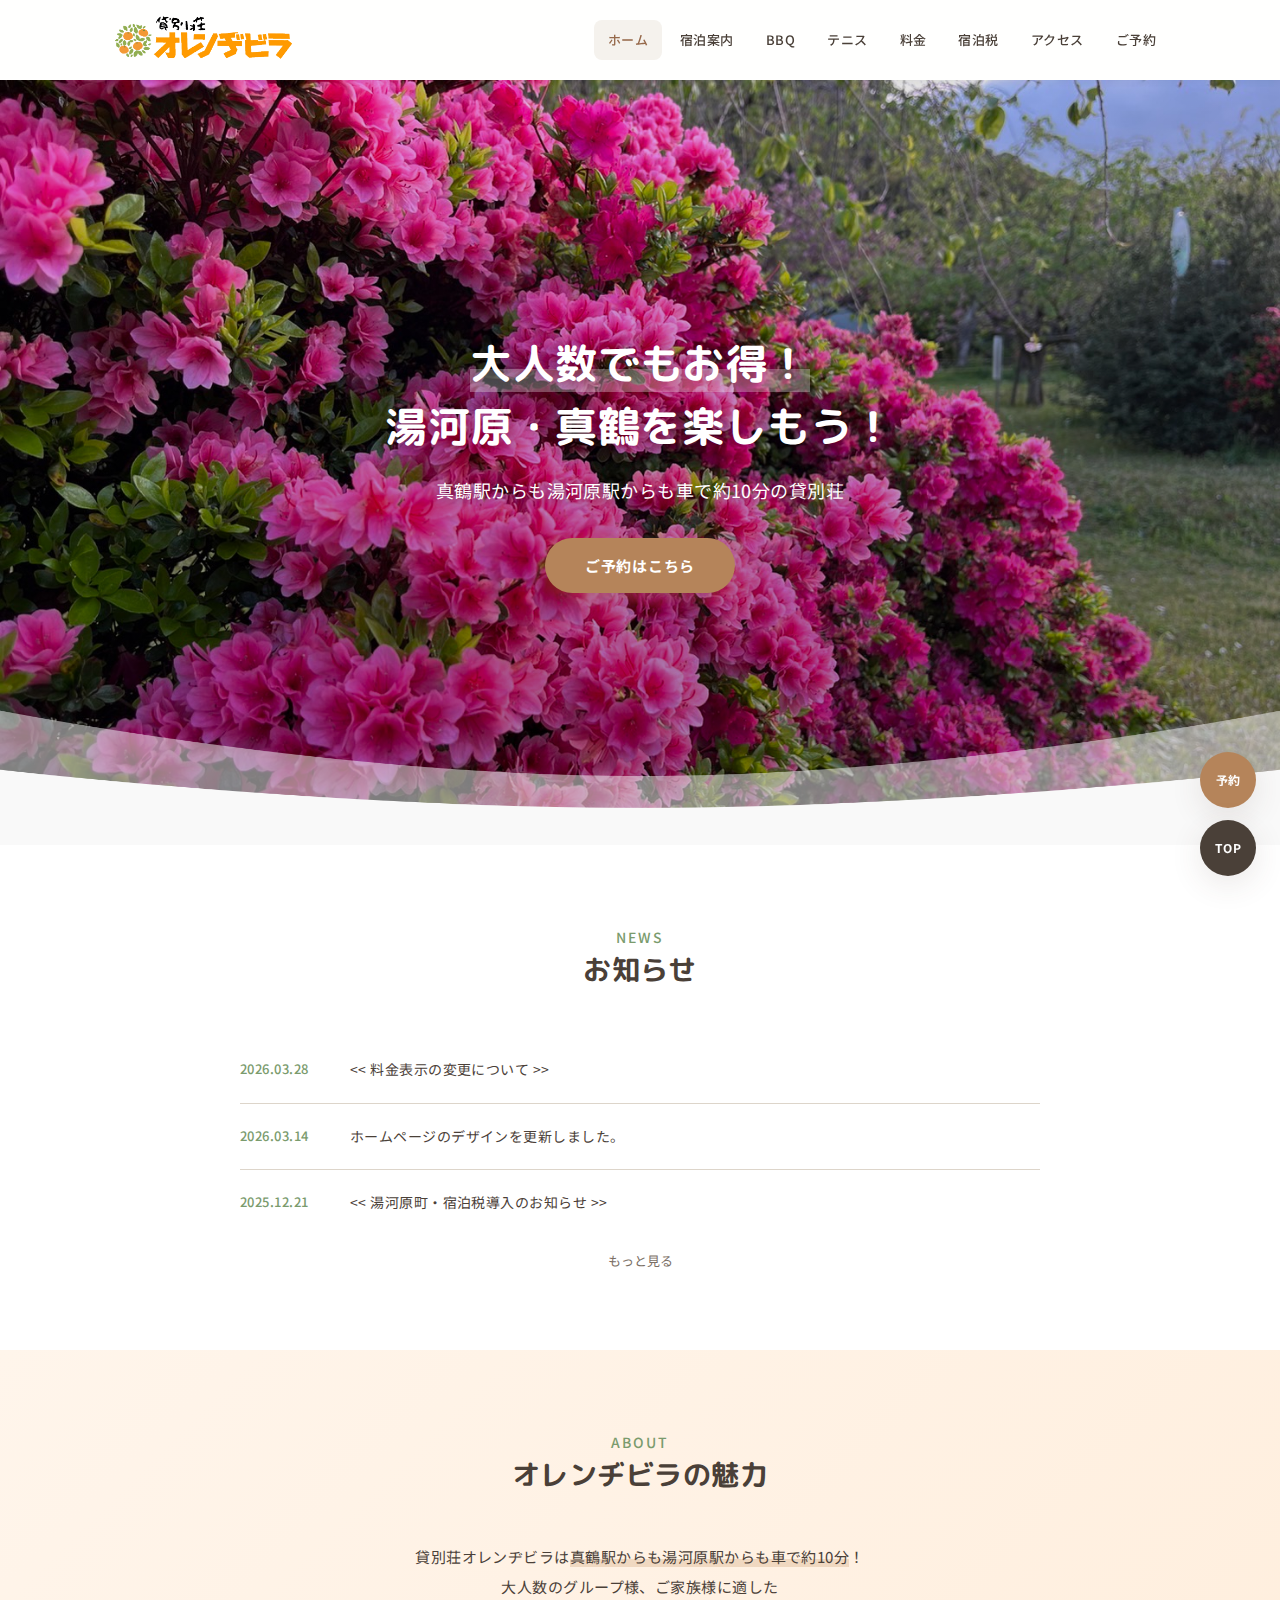
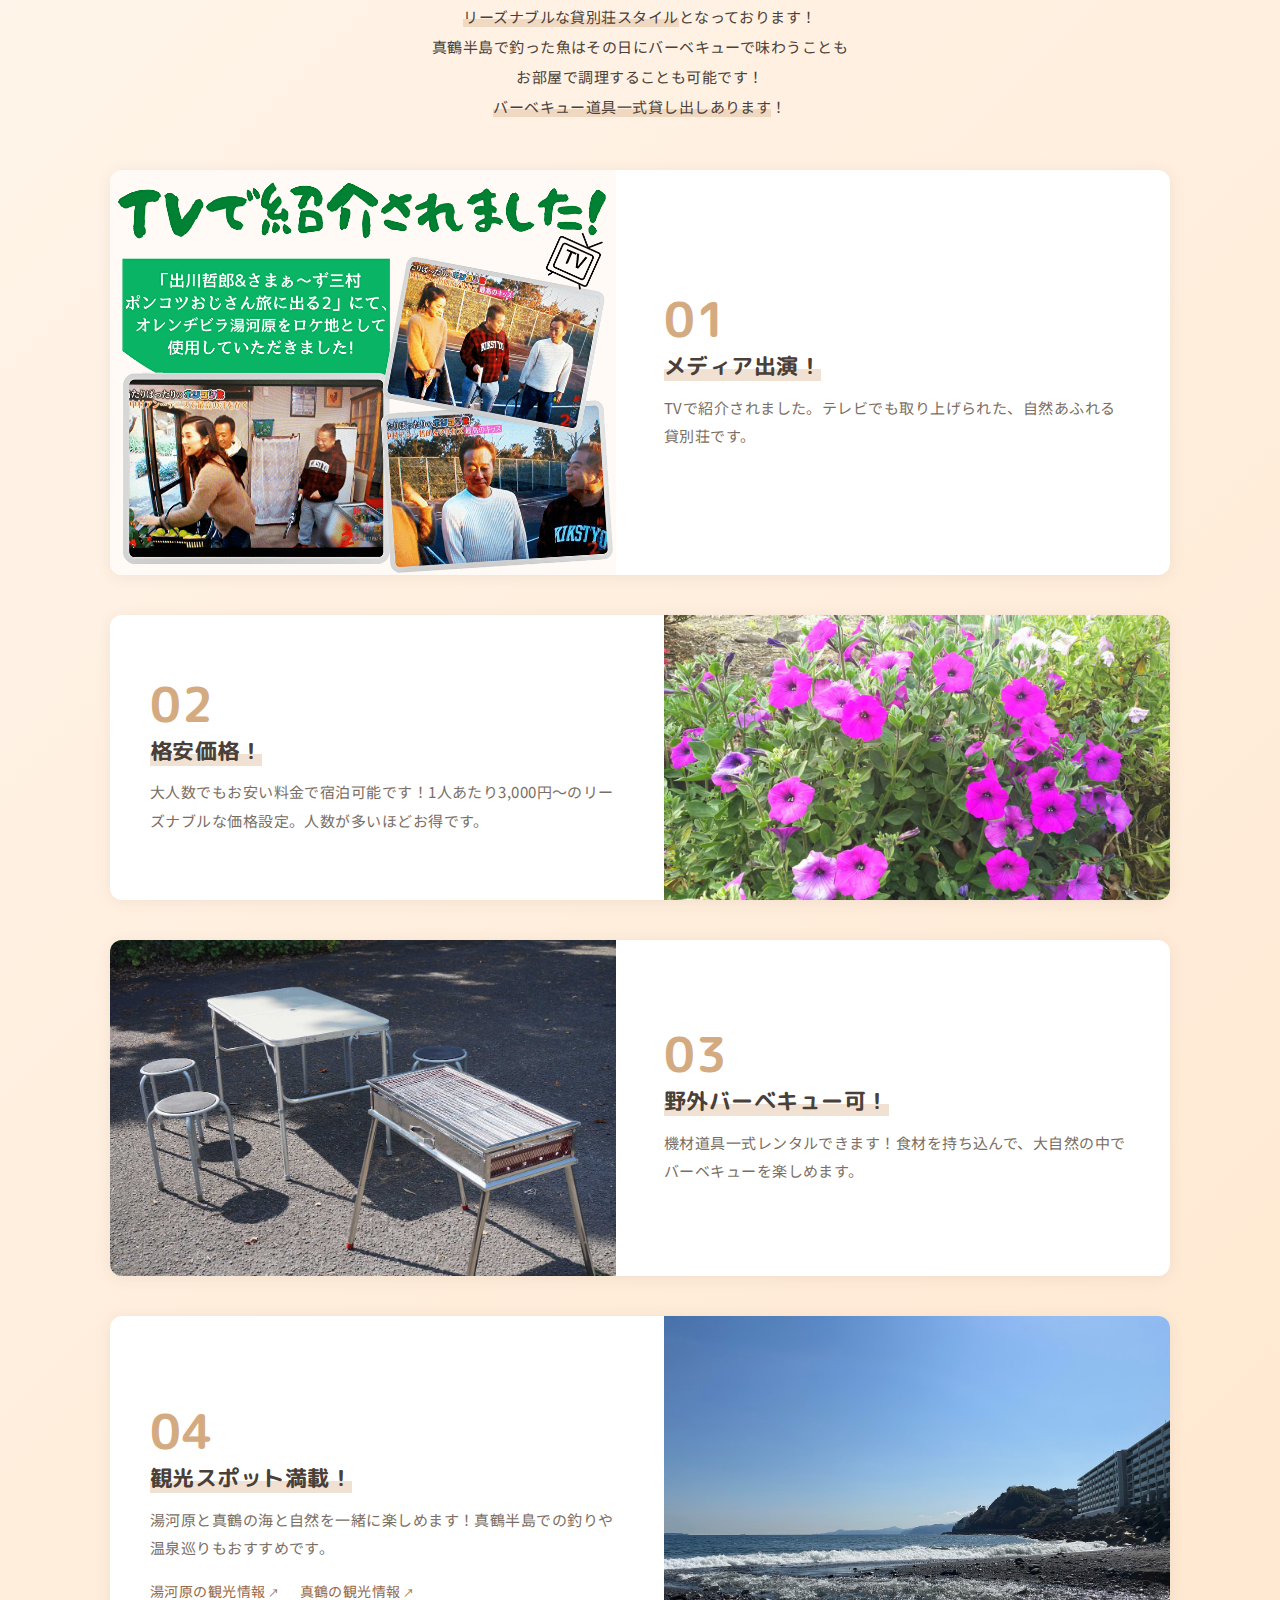
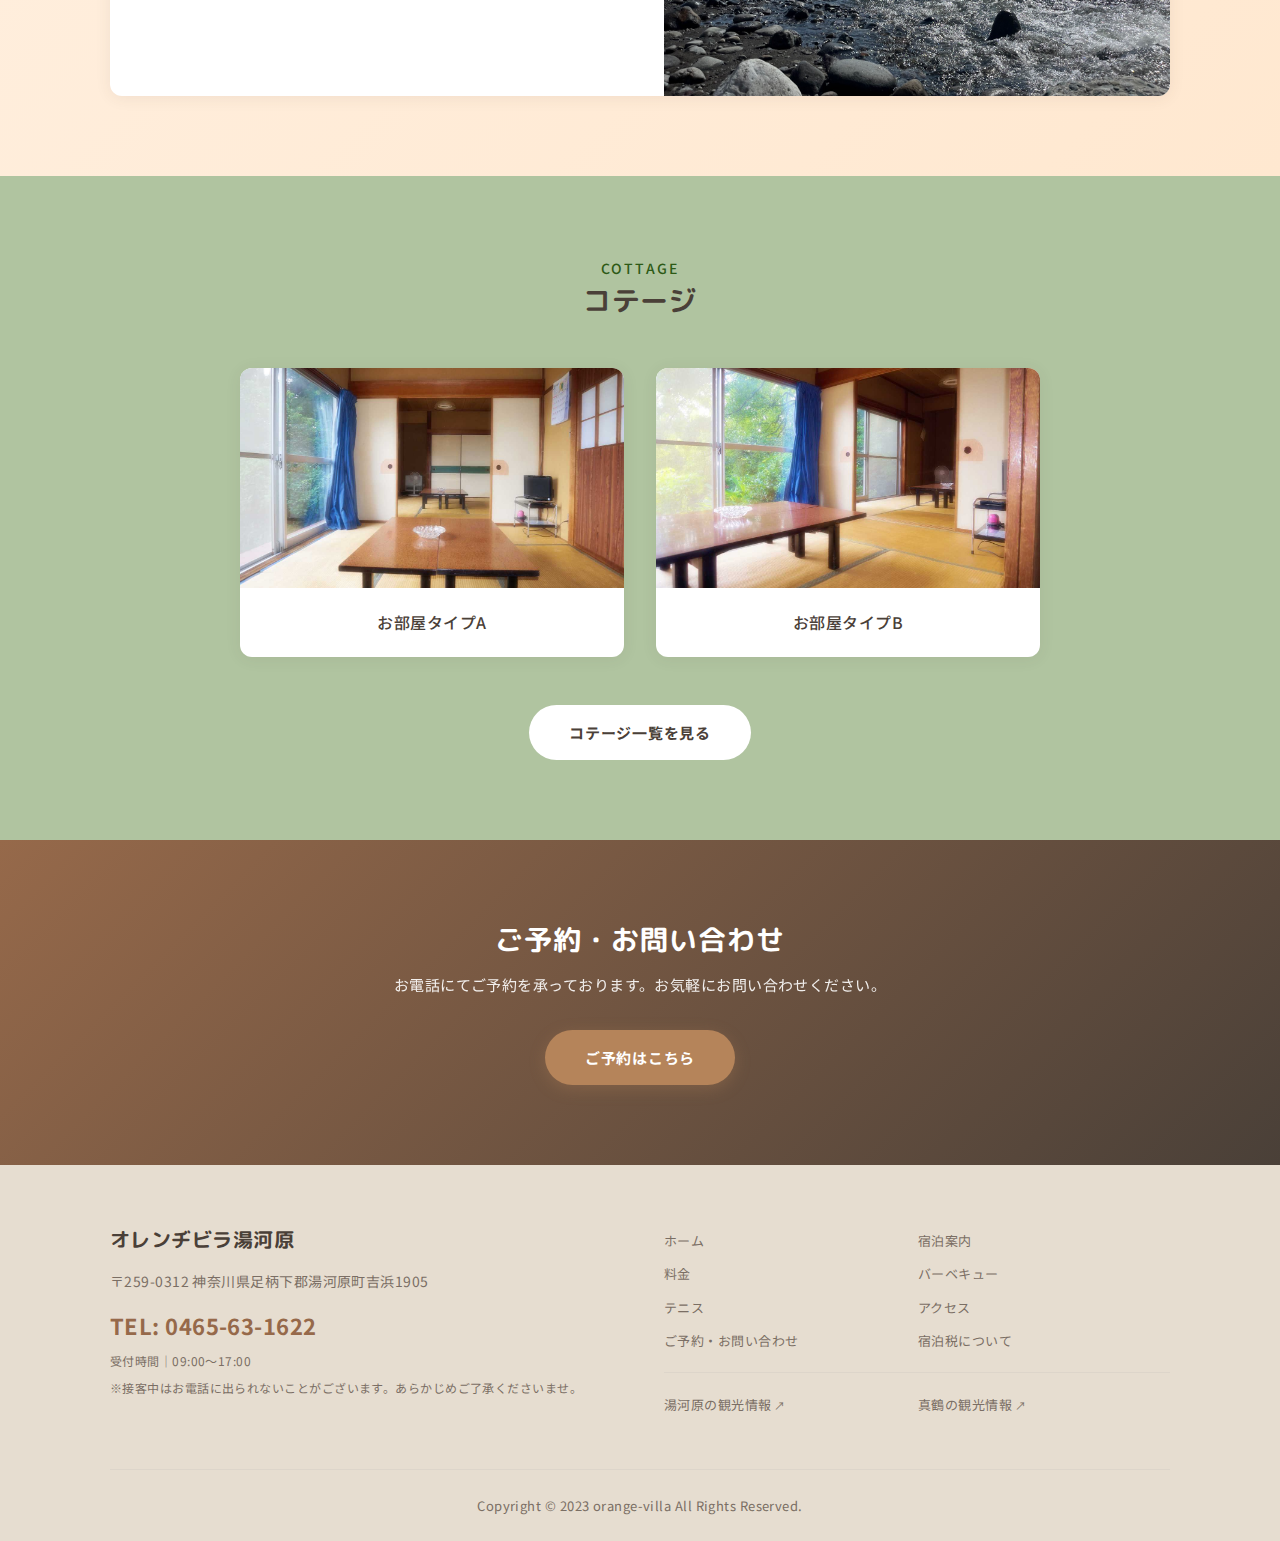
<file: index.html>
<!DOCTYPE html>
<html lang="ja">
<head>
  <meta charset="UTF-8">
  <meta name="viewport" content="width=device-width, initial-scale=1.0">
  <title>湯河原・真鶴の格安貸別荘 オレンヂビラ湯河原</title>
  <meta name="keywords" content="湯河原,真鶴,貸別荘,コテージ,格安,安い,オレンヂビラ,オレンジビラ,BBQ,神奈川">
  <meta name="description" content="湯河原・真鶴で格安で泊まれる貸別荘・コテージ「オレンヂビラ湯河原」です。リーズナブルな価格で湯河原観光や大自然を堪能できます！大人数で泊まると大変お得です！">
  <link rel="canonical" href="https://orange-village.com/">
  <meta property="og:title" content="湯河原・真鶴の格安貸別荘 オレンヂビラ湯河原">
  <meta property="og:description" content="湯河原・真鶴で格安で泊まれる貸別荘・コテージ「オレンヂビラ湯河原」です。リーズナブルな価格で湯河原観光や大自然を堪能できます！">
  <meta property="og:type" content="website">
  <meta property="og:url" content="https://orange-village.com/">
  <meta property="og:image" content="https://orange-village.com/img/01/IMG_01.JPG">
  <meta property="og:site_name" content="オレンヂビラ湯河原">
  <meta property="og:locale" content="ja_JP">
  <meta name="twitter:card" content="summary_large_image">
  <meta name="twitter:title" content="湯河原・真鶴の格安貸別荘 オレンヂビラ湯河原">
  <meta name="twitter:description" content="湯河原・真鶴で格安で泊まれる貸別荘・コテージ「オレンヂビラ湯河原」です。リーズナブルな価格で湯河原観光や大自然を堪能できます！">
  <meta name="twitter:image" content="https://orange-village.com/img/01/IMG_01.JPG">
  <link rel="shortcut icon" href="./img/favicon.ico">
  <link rel="stylesheet" href="css/style.css">
  <script type="application/ld+json">
  {
    "@context": "https://schema.org",
    "@type": "LodgingBusiness",
    "name": "オレンヂビラ湯河原",
    "description": "湯河原・真鶴で格安で泊まれる貸別荘・コテージ。大人数のグループ、ご家族に最適なリーズナブルな貸別荘です。",
    "url": "https://orange-village.com/",
    "telephone": "0465-63-1622",
    "address": {
      "@type": "PostalAddress",
      "streetAddress": "吉浜1905",
      "addressLocality": "湯河原町",
      "addressRegion": "神奈川県",
      "postalCode": "259-0312",
      "addressCountry": "JP"
    },
    "geo": {
      "@type": "GeoCoordinates",
      "latitude": 35.15999,
      "longitude": 139.115747
    },
    "openingHours": "Mo-Su 09:00-17:00",
    "priceRange": "¥3,000〜",
    "image": "https://orange-village.com/img/01/IMG_01.JPG"
  }
  </script>
</head>
<body>

  <!-- Header -->
  <header class="header">
    <div class="header__inner">
      <a href="index.html" class="header__logo">
        <img src="./img/01/title.png" alt="オレンヂビラ湯河原">
      </a>
      <nav class="header__nav">
        <ul>
          <li><a href="index.html" class="active">ホーム</a></li>
          <li><a href="information.html">宿泊案内</a></li>
          <li><a href="bbq.html">BBQ</a></li>
          <li><a href="tennis.html">テニス</a></li>
          <li><a href="price.html">料金</a></li>
          <li><a href="tax.html">宿泊税</a></li>
          <li><a href="access.html">アクセス</a></li>
          <li><a href="contact.html">ご予約</a></li>
        </ul>
      </nav>
      <button class="hamburger" aria-label="メニュー">
        <span></span><span></span><span></span>
      </button>
    </div>
  </header>

  <!-- Mobile Nav -->
  <div class="nav-overlay">
    <ul>
      <li><a href="index.html">ホーム</a></li>
      <li><a href="information.html">宿泊案内</a></li>
      <li><a href="bbq.html">BBQ</a></li>
      <li><a href="tennis.html">テニス</a></li>
      <li><a href="price.html">料金</a></li>
      <li><a href="tax.html">宿泊税</a></li>
      <li><a href="access.html">アクセス</a></li>
      <li><a href="contact.html">ご予約・お問い合わせ</a></li>
    </ul>
  </div>

  <!-- Hero -->
  <section class="hero">
    <div class="hero__slider">
      <div class="hero__slide active">
        <img src="./img/01/IMG_01.JPG" alt="オレンヂビラ湯河原">
      </div>
      <div class="hero__slide">
        <img src="./img/01/IMG_02.JPG" alt="オレンヂビラ湯河原">
      </div>
      <div class="hero__slide">
        <img src="./img/01/IMG_03.jpg" alt="オレンヂビラ湯河原">
      </div>
    </div>
    <img src="./img/01/bridge1.png" alt="" class="hero__bridge" style="filter: contrast(0.95)">
    <div class="hero__overlay">
      <div class="hero__content">
        <h2><span class="marker">大人数でもお得！</span><br>湯河原・真鶴を楽しもう！</h2>
        <p>真鶴駅からも湯河原駅からも車で約10分の貸別荘</p>
        <a href="contact.html" class="btn btn--primary">ご予約はこちら</a>
      </div>
    </div>
  </section>

  <!-- News -->
  <section class="section section--white">
    <div class="container">
      <div class="section-title">
        <div class="en">News</div>
        <h2>お知らせ</h2>
      </div>
      <div class="news-list">
        <div class="news-item" id="news-price-update" style="display:none;">
          <a href="price.html">
            <span class="news-date">2026.03.28</span>
            <span class="news-text">&lt;&lt; 料金表示の変更について &gt;&gt;</span>
          </a>
        </div>
        <div class="news-item">
          <a href="#">
            <span class="news-date">2026.03.14</span>
            <span class="news-text">ホームページのデザインを更新しました。</span>
          </a>
        </div>
        <div class="news-item">
          <a href="tax.html">
            <span class="news-date">2025.12.21</span>
            <span class="news-text">&lt;&lt; 湯河原町・宿泊税導入のお知らせ &gt;&gt;</span>
          </a>
        </div>
        <div class="news-item">
          <a href="#">
            <span class="news-date">2021.05.04</span>
            <span class="news-text">ホームページを更新しました。</span>
          </a>
        </div>
        <div class="news-item">
          <a href="tennis.html">
            <span class="news-date">2020.05.03</span>
            <span class="news-text">テニスコートのご利用については、こちらをクリック！</span>
          </a>
        </div>
        <div class="news-item">
          <a href="bbq.html">
            <span class="news-date">2019.10.02</span>
            <span class="news-text">バーベキューご利用のお客様はこちらをクリック！</span>
          </a>
        </div>
        <div class="news-item">
          <a href="https://ameblo.jp/orange-village-yugawara/entrylist.html">
            <span class="news-date">2019.10.01</span>
            <span class="news-text">ブログを設立しました。こちらをクリック！</span>
          </a>
        </div>
        <div class="news-item">
          <a href="#">
            <span class="news-date">2019.09.30</span>
            <span class="news-text">一部施設の休業について 鉄板焼食堂「山小屋」は、現在休業しております。</span>
          </a>
        </div>
      </div>
      <button class="news-more" onclick="this.previousElementSibling.classList.add('is-open');this.style.display='none';">もっと見る</button>
    </div>
  </section>

  <!-- About / Points -->
  <section class="section section--orange-light">
    <div class="container">
      <div class="section-title">
        <div class="en">About</div>
        <h2>オレンヂビラの魅力</h2>
      </div>
      <p style="text-align:center; max-width:700px; margin:0 auto 48px; font-size:15px; line-height:2;">
        貸別荘オレンヂビラは<span class="marker">真鶴駅からも湯河原駅からも車で約10分</span>！<br>
        大人数のグループ様、ご家族様に適した<br>
        <span class="marker">リーズナブルな貸別荘スタイル</span>となっております！<br>
        真鶴半島で釣った魚はその日にバーベキューで味わうことも<br>
        お部屋で調理することも可能です！<br>
        <span class="marker">バーベキュー道具一式貸し出しあります</span>！
      </p>
      <div class="points-zigzag">
        <div class="point-row">
          <div class="point-row__img">
            <img src="./img/01/TV01.png" alt="メディア出演" style="background:#fffaf5;">
          </div>
          <div class="point-row__body">
            <span class="point-row__num">01</span>
            <h3 class="point-row__title"><span class="marker">メディア出演！</span></h3>
            <p>TVで紹介されました。テレビでも取り上げられた、自然あふれる貸別荘です。</p>
          </div>
        </div>
        <div class="point-row point-row--reverse">
          <div class="point-row__img">
            <img src="./img/01/hana.jpg" alt="格安価格">
          </div>
          <div class="point-row__body">
            <span class="point-row__num">02</span>
            <h3 class="point-row__title"><span class="marker">格安価格！</span></h3>
            <p>大人数でもお安い料金で宿泊可能です！1人あたり3,000円〜のリーズナブルな価格設定。人数が多いほどお得です。</p>
          </div>
        </div>
        <div class="point-row">
          <div class="point-row__img">
            <img src="./img/01/bbq.jpg" alt="バーベキュー">
          </div>
          <div class="point-row__body">
            <span class="point-row__num">03</span>
            <h3 class="point-row__title"><span class="marker">野外バーベキュー可！</span></h3>
            <p>機材道具一式レンタルできます！食材を持ち込んで、大自然の中でバーベキューを楽しめます。</p>
          </div>
        </div>
        <div class="point-row point-row--reverse">
          <div class="point-row__img">
            <img src="./img/01/IMG_02.JPG" alt="観光スポット">
          </div>
          <div class="point-row__body">
            <span class="point-row__num">04</span>
            <h3 class="point-row__title"><span class="marker">観光スポット満載！</span></h3>
            <p>湯河原と真鶴の海と自然を一緒に楽しめます！真鶴半島での釣りや温泉巡りもおすすめです。</p>
            <div class="point-row__links">
              <a href="https://www.yugawara.or.jp/sightseeing/" target="_blank" rel="noopener">湯河原の観光情報</a>
              <a href="https://www.manazuru.net/" target="_blank" rel="noopener">真鶴の観光情報</a>
            </div>
          </div>
        </div>
      </div>
    </div>
  </section>

  <!-- Cottage -->
  <section class="section section--green">
    <div class="container">
      <div class="section-title">
        <div class="en" style="color:#2d5a16;">Cottage</div>
        <h2>コテージ</h2>
      </div>
      <div class="cottage-grid">
        <div class="cottage-card">
          <img src="./img/01/部屋内装1.jpg" alt="お部屋タイプA">
          <div class="cottage-card__body">
            <p>お部屋タイプA</p>
          </div>
        </div>
        <div class="cottage-card">
          <img src="./img/01/部屋内装2.jpg" alt="お部屋タイプB">
          <div class="cottage-card__body">
            <p>お部屋タイプB</p>
          </div>
        </div>
      </div>
      <div style="text-align:center;">
        <a href="information.html" class="btn btn--white">コテージ一覧を見る</a>
      </div>
    </div>
  </section>

  <!-- CTA -->
  <section class="cta">
    <div class="container">
      <h2>ご予約・お問い合わせ</h2>
      <p>お電話にてご予約を承っております。お気軽にお問い合わせください。</p>
      <a href="contact.html" class="btn btn--primary">ご予約はこちら</a>
    </div>
  </section>

  <!-- Footer -->
  <footer class="footer">
    <div class="footer__inner">
      <div class="footer__top">
        <div class="footer__info">
          <h3>オレンヂビラ湯河原</h3>
          <p>〒259-0312 神奈川県足柄下郡湯河原町吉浜1905</p>
          <p class="phone">TEL: 0465-63-1622</p>
          <p class="phone-note">受付時間｜09:00〜17:00</p>
          <p class="phone-note">※接客中はお電話に出られないことがございます。あらかじめご了承くださいませ。</p>
        </div>
        <nav class="footer__nav">
          <ul>
            <li><a href="index.html">ホーム</a></li>
            <li><a href="information.html">宿泊案内</a></li>
            <li><a href="price.html">料金</a></li>
            <li><a href="bbq.html">バーベキュー</a></li>
            <li><a href="tennis.html">テニス</a></li>
            <li><a href="access.html">アクセス</a></li>
            <li><a href="contact.html">ご予約・お問い合わせ</a></li>
            <li><a href="tax.html">宿泊税について</a></li>
          </ul>
          <ul class="footer__external">
            <li><a href="https://www.yugawara.or.jp/sightseeing/" target="_blank" rel="noopener">湯河原の観光情報</a></li>
            <li><a href="https://www.manazuru.net/" target="_blank" rel="noopener">真鶴の観光情報</a></li>
          </ul>
        </nav>
      </div>
      <div class="footer__bottom">
        Copyright &copy; 2023 orange-villa All Rights Reserved.
      </div>
    </div>
  </footer>

  <!-- Floating Buttons -->
  <div class="floating-btns">
    <a href="contact.html">予約</a>
    <a href="#" class="btn-top">TOP</a>
  </div>

  <script src="js/main.js"></script>
</body>
</html>
</file>
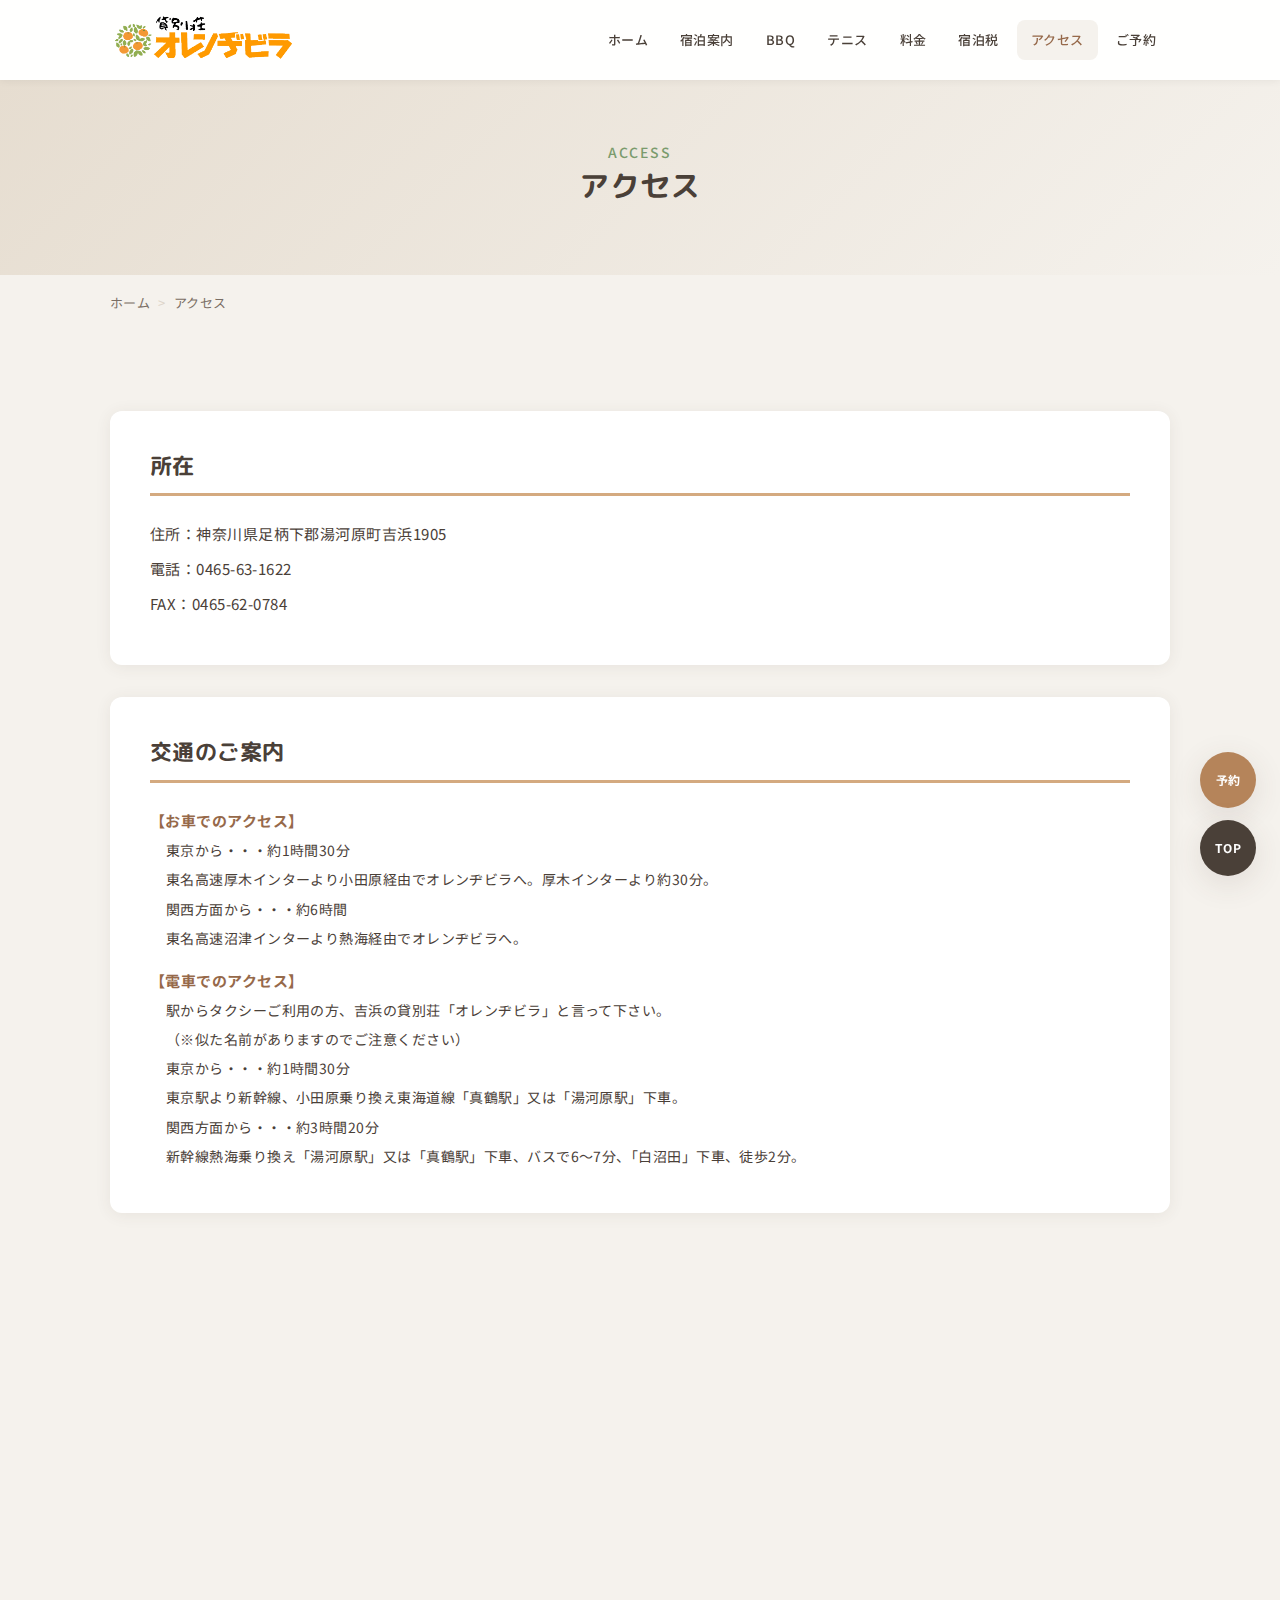
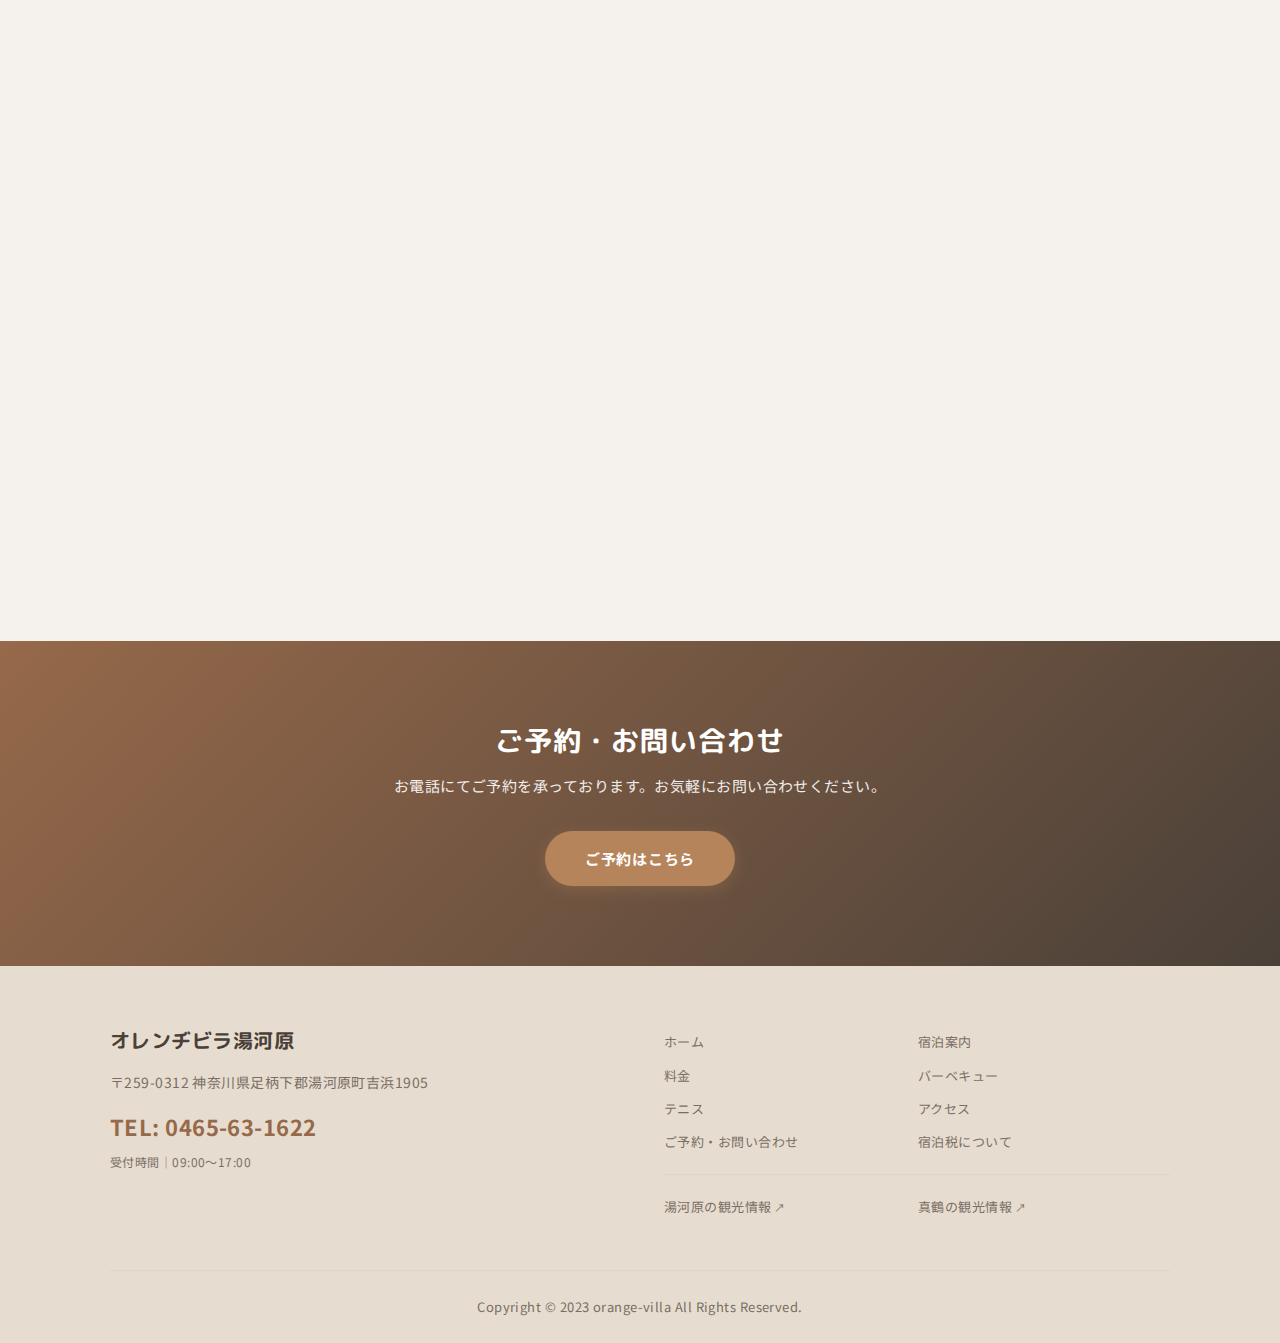
<file: access.html>
<!DOCTYPE html>
<html lang="ja">
<head>
  <meta charset="UTF-8">
  <meta name="viewport" content="width=device-width, initial-scale=1.0">
  <title>アクセス｜湯河原・真鶴の格安貸別荘 オレンヂビラ湯河原</title>
  <meta name="keywords" content="湯河原,真鶴,貸別荘,格安,コテージ,オレンヂビラ,バーベキュー">
  <meta name="description" content="湯河原・真鶴で格安で泊まれる貸別荘・コテージ「オレンヂビラ湯河原」へのアクセス方法。お車・電車での交通案内、バス時刻表、Google Mapsをご覧いただけます。">
  <link rel="canonical" href="https://orange-village.com/access.html">
  <meta property="og:title" content="アクセス｜オレンヂビラ湯河原">
  <meta property="og:description" content="オレンヂビラ湯河原へのアクセス方法。真鶴駅・湯河原駅から車で約10分。">
  <meta property="og:type" content="website">
  <meta property="og:url" content="https://orange-village.com/access.html">
  <meta property="og:image" content="https://orange-village.com/img/01/IMG_01.JPG">
  <meta property="og:site_name" content="オレンヂビラ湯河原">
  <meta property="og:locale" content="ja_JP">
  <meta name="twitter:card" content="summary_large_image">
  <link rel="shortcut icon" href="./img/favicon.ico">
  <link rel="stylesheet" href="css/style.css">
</head>
<body>

  <!-- Header -->
  <header class="header">
    <div class="header__inner">
      <a href="index.html" class="header__logo">
        <img src="./img/01/title.png" alt="オレンヂビラ湯河原">
      </a>
      <nav class="header__nav">
        <ul>
          <li><a href="index.html">ホーム</a></li>
          <li><a href="information.html">宿泊案内</a></li>
          <li><a href="bbq.html">BBQ</a></li>
          <li><a href="tennis.html">テニス</a></li>
          <li><a href="price.html">料金</a></li>
          <li><a href="tax.html">宿泊税</a></li>
          <li><a href="access.html" class="active">アクセス</a></li>
          <li><a href="contact.html">ご予約</a></li>
        </ul>
      </nav>
      <button class="hamburger" aria-label="メニュー">
        <span></span><span></span><span></span>
      </button>
    </div>
  </header>

  <!-- Mobile Nav -->
  <div class="nav-overlay">
    <ul>
      <li><a href="index.html">ホーム</a></li>
      <li><a href="information.html">宿泊案内</a></li>
      <li><a href="bbq.html">BBQ</a></li>
      <li><a href="tennis.html">テニス</a></li>
      <li><a href="price.html">料金</a></li>
      <li><a href="tax.html">宿泊税</a></li>
      <li><a href="access.html">アクセス</a></li>
      <li><a href="contact.html">ご予約・お問い合わせ</a></li>
    </ul>
  </div>

  <!-- Page Hero -->
  <section class="page-hero">
    <div class="en">Access</div>
    <h1>アクセス</h1>
  </section>

  <!-- Breadcrumb -->
  <div class="container">
    <div class="breadcrumb">
      <a href="index.html">ホーム</a><span>&gt;</span>アクセス
    </div>
  </div>

  <!-- Content -->
  <section class="section section--beige">
    <div class="container">

      <div class="content-card fade-in">
        <h2>所在</h2>
        <p>住所：神奈川県足柄下郡湯河原町吉浜1905</p>
        <p>電話：0465-63-1622</p>
        <p>FAX：0465-62-0784</p>
      </div>

      <div class="content-card fade-in">
        <h2>交通のご案内</h2>
        <dl class="access-info">
          <dt>【お車でのアクセス】</dt>
          <dd>東京から・・・約1時間30分</dd>
          <dd>東名高速厚木インターより小田原経由でオレンヂビラへ。厚木インターより約30分。</dd>
          <dd>関西方面から・・・約6時間</dd>
          <dd>東名高速沼津インターより熱海経由でオレンヂビラへ。</dd>
          <dt>【電車でのアクセス】</dt>
          <dd>駅からタクシーご利用の方、吉浜の貸別荘「オレンヂビラ」と言って下さい。</dd>
          <dd>（※似た名前がありますのでご注意ください）</dd>
          <dd>東京から・・・約1時間30分</dd>
          <dd>東京駅より新幹線、小田原乗り換え東海道線「真鶴駅」又は「湯河原駅」下車。</dd>
          <dd>関西方面から・・・約3時間20分</dd>
          <dd>新幹線熱海乗り換え「湯河原駅」又は「真鶴駅」下車、バスで6〜7分、「白沼田」下車、徒歩2分。</dd>
        </dl>
      </div>

      <div class="content-card fade-in">
        <h2>バス時刻表</h2>
        <p>湯河原町コミュニティバスの時刻表は、下記の湯河原町公式ページをご確認ください。</p>
        <p style="margin-top:16px;">
          <a href="https://www.town.yugawara.kanagawa.jp/soshiki/17/2664.html" class="btn btn--outline" target="_blank" rel="noopener noreferrer">湯河原町コミュニティバス時刻表を見る</a>
        </p>
        <p class="note" style="margin-top:12px;">※「白沼田」バス停で下車、徒歩2分です</p>
      </div>

      <div class="content-card fade-in">
        <h2>地図</h2>
        <div class="map-embed">
          <iframe
            src="https://www.google.com/maps/embed?pb=!1m18!1m12!1m3!1d13047.458787769381!2d139.115747!3d35.15999499999998!2m3!1f0!2f0!3f0!3m2!1i1024!2i768!4f13.1!3m3!1m2!1s0x6019bc7bbf4a8821%3A0xaf900defdd0c04f0!2z44Kq44Os44Oz44OD44OT44Op5rmv5rKz5Y6f!5e0!3m2!1sja!2sjp!4v1431073019242"
            allowfullscreen="" loading="lazy"></iframe>
        </div>
      </div>

    </div>
  </section>

  <!-- CTA -->
  <section class="cta">
    <div class="container">
      <h2>ご予約・お問い合わせ</h2>
      <p>お電話にてご予約を承っております。お気軽にお問い合わせください。</p>
      <a href="contact.html" class="btn btn--primary">ご予約はこちら</a>
    </div>
  </section>

  <!-- Footer -->
  <footer class="footer">
    <div class="footer__inner">
      <div class="footer__top">
        <div class="footer__info">
          <h3>オレンヂビラ湯河原</h3>
          <p>〒259-0312 神奈川県足柄下郡湯河原町吉浜1905</p>
          <p class="phone">TEL: 0465-63-1622</p>
          <p class="phone-note">受付時間｜09:00〜17:00</p>
        </div>
        <nav class="footer__nav">
          <ul>
            <li><a href="index.html">ホーム</a></li>
            <li><a href="information.html">宿泊案内</a></li>
            <li><a href="price.html">料金</a></li>
            <li><a href="bbq.html">バーベキュー</a></li>
            <li><a href="tennis.html">テニス</a></li>
            <li><a href="access.html">アクセス</a></li>
            <li><a href="contact.html">ご予約・お問い合わせ</a></li>
            <li><a href="tax.html">宿泊税について</a></li>
          </ul>
          <ul class="footer__external">
            <li><a href="https://www.yugawara.or.jp/sightseeing/" target="_blank" rel="noopener">湯河原の観光情報</a></li>
            <li><a href="https://www.manazuru.net/" target="_blank" rel="noopener">真鶴の観光情報</a></li>
          </ul>
        </nav>
      </div>
      <div class="footer__bottom">
        Copyright &copy; 2023 orange-villa All Rights Reserved.
      </div>
    </div>
  </footer>

  <div class="floating-btns">
    <a href="contact.html">予約</a>
    <a href="#" class="btn-top">TOP</a>
  </div>

  <script src="js/main.js"></script>
</body>
</html>
</file>
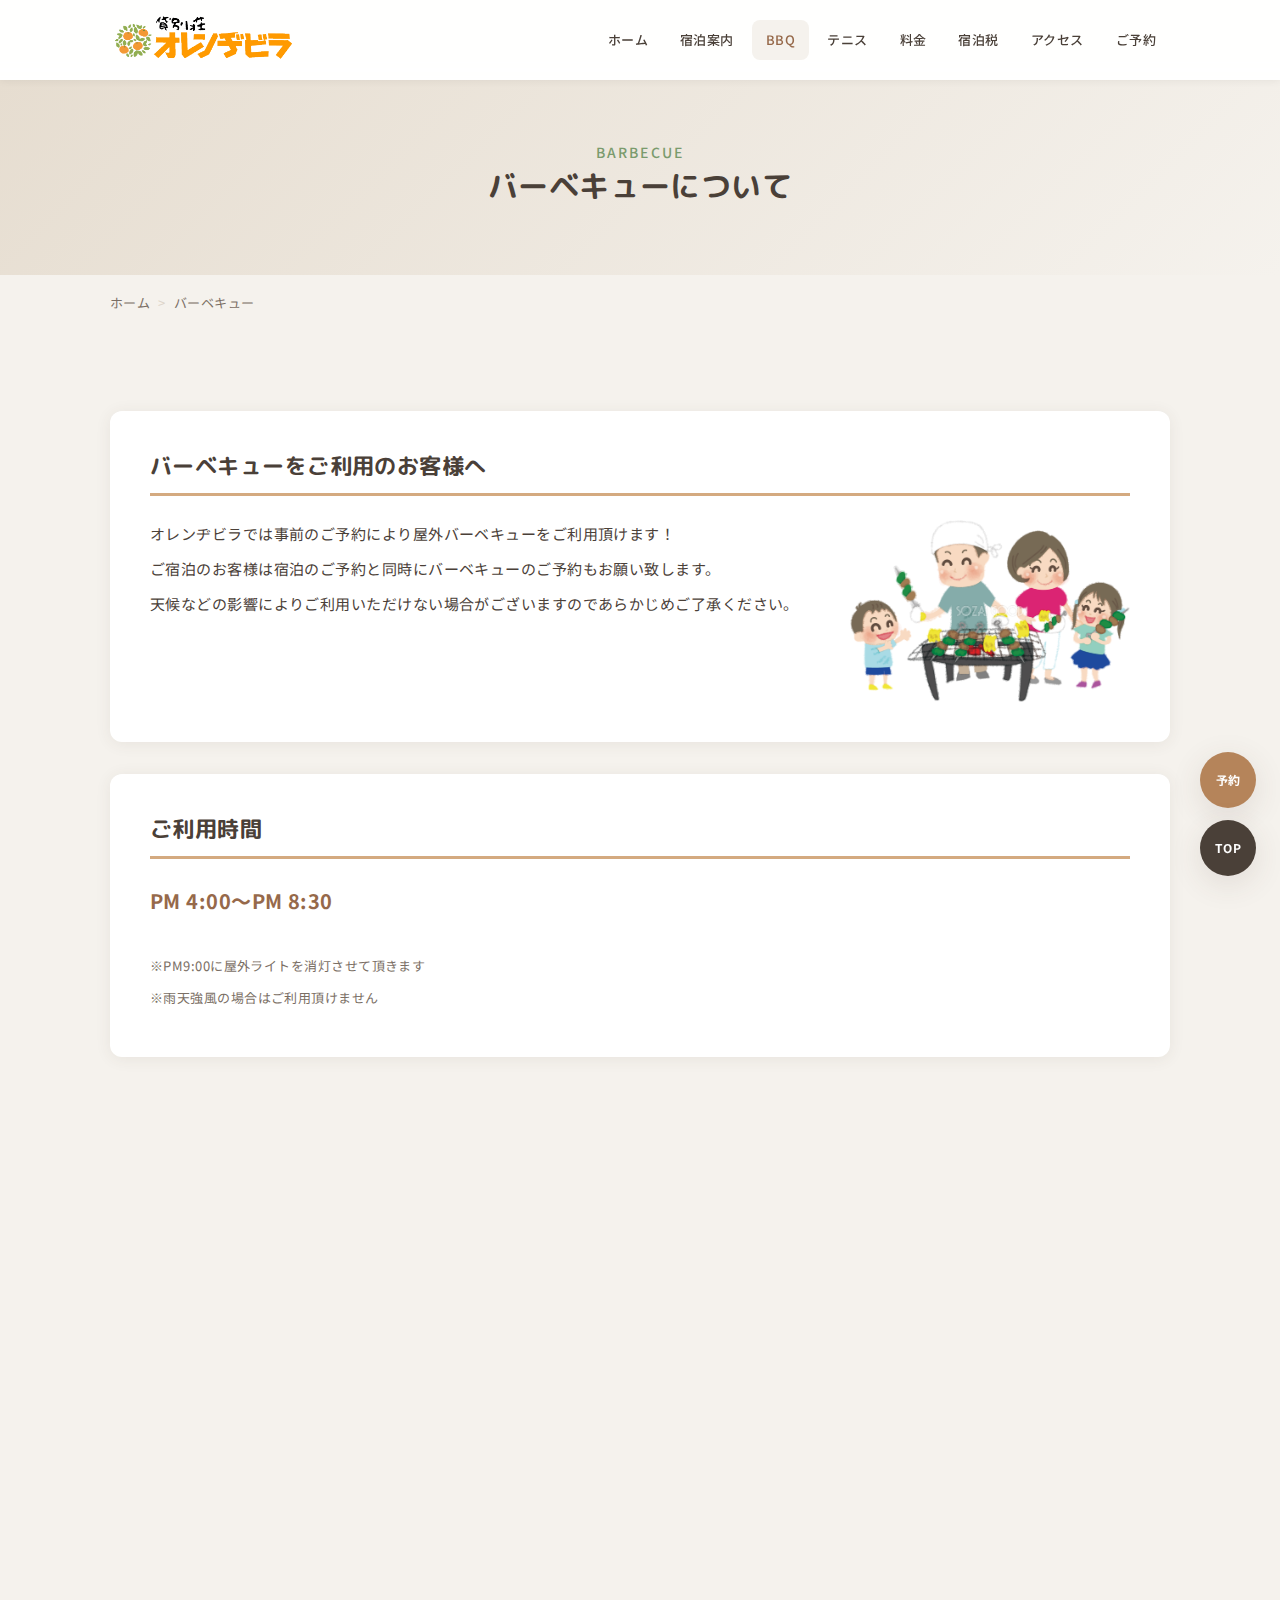
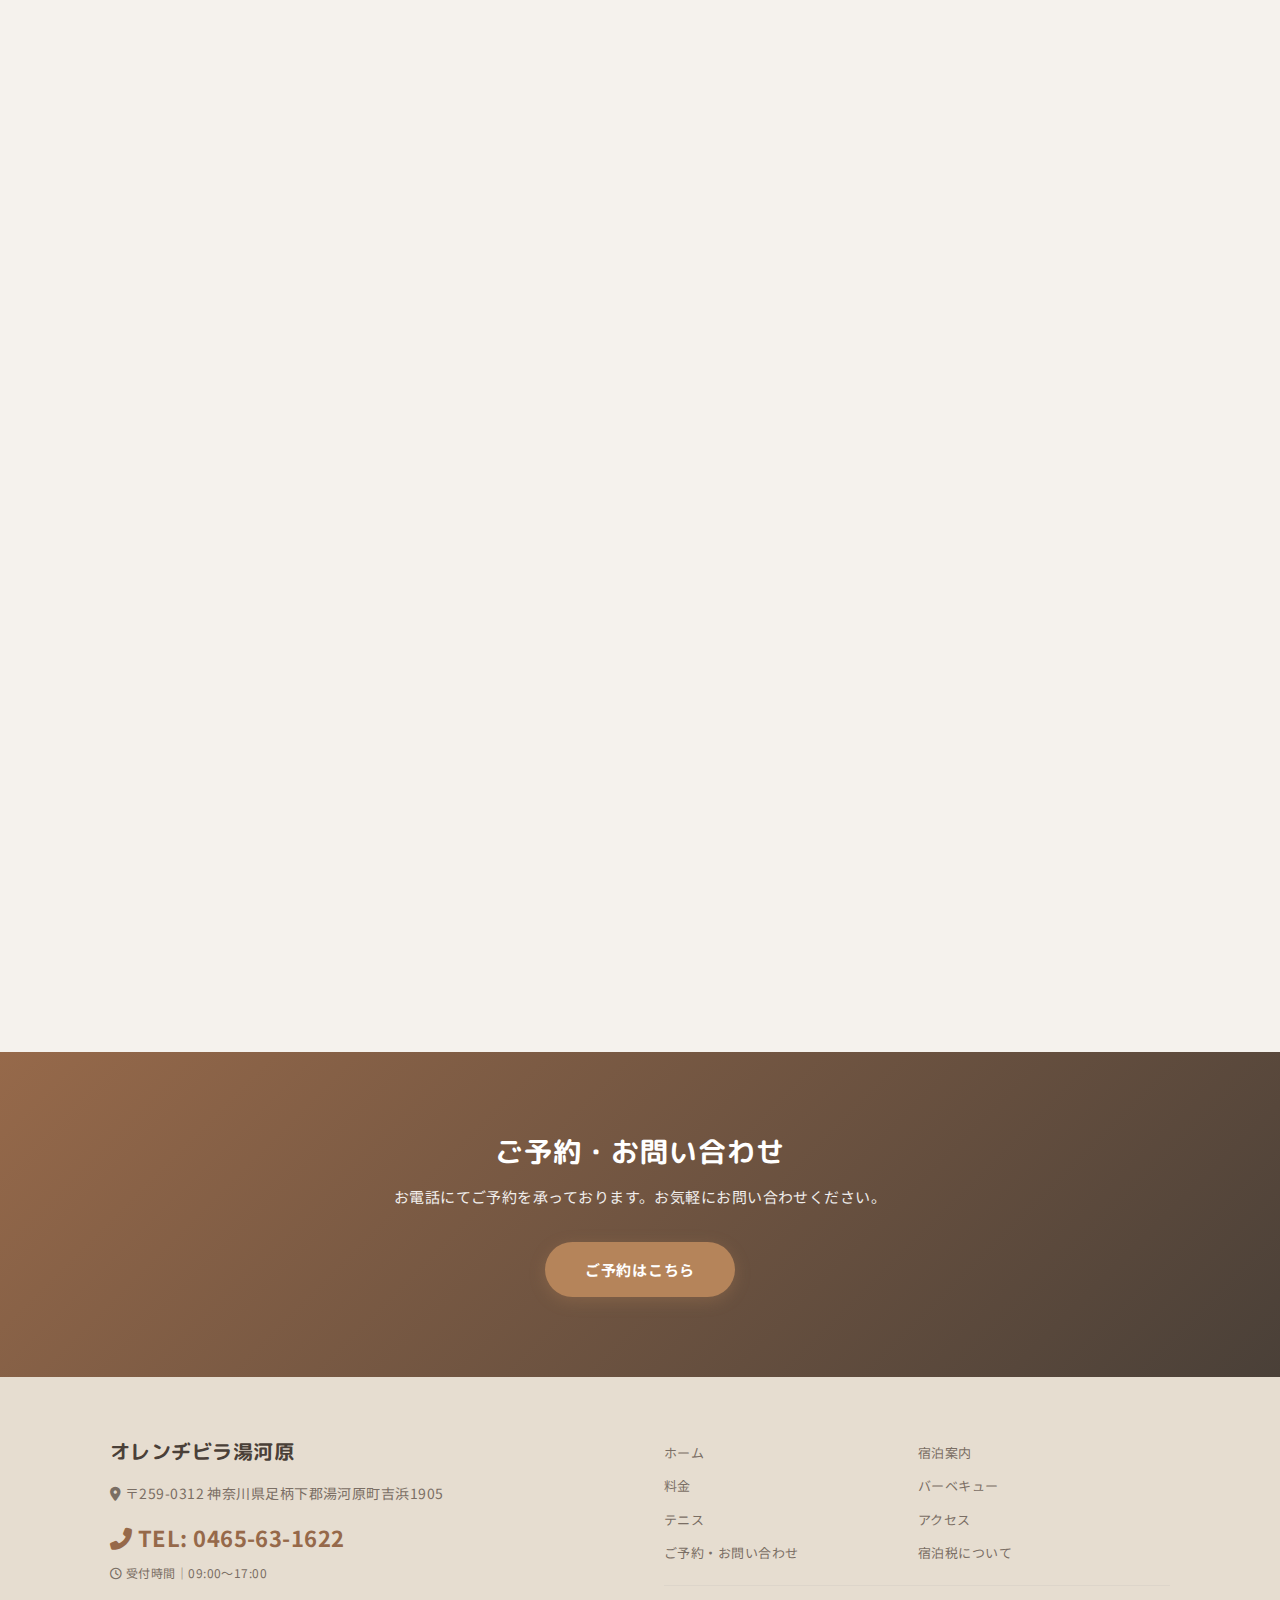
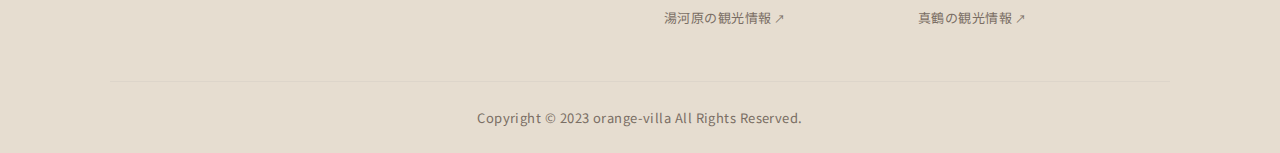
<file: bbq.html>
<!DOCTYPE html>
<html lang="ja">
<head>
  <meta charset="UTF-8">
  <meta name="viewport" content="width=device-width, initial-scale=1.0">
  <title>バーベキュー｜湯河原・真鶴の格安貸別荘 オレンヂビラ湯河原</title>
  <meta name="keywords" content="湯河原,バーベキュー,BBQ,手ぶら,持ち込み可能,宿泊,安い,オレンヂビラ,神奈川,真鶴">
  <meta name="description" content="湯河原の大自然でバーベキューを楽しみませんか？！オレンヂビラなら食材持ち込み可能！食材があれば手ぶらで格安でバーベキューを楽しめます！">
  <link rel="canonical" href="https://orange-village.com/bbq.html">
  <meta property="og:title" content="バーベキュー｜オレンヂビラ湯河原">
  <meta property="og:description" content="湯河原の大自然でバーベキューを楽しめます。食材持ち込み可能、機材レンタルあり。">
  <meta property="og:type" content="website">
  <meta property="og:url" content="https://orange-village.com/bbq.html">
  <meta property="og:image" content="https://orange-village.com/img/01/IMG_01.JPG">
  <meta property="og:site_name" content="オレンヂビラ湯河原">
  <meta property="og:locale" content="ja_JP">
  <meta name="twitter:card" content="summary_large_image">
  <link rel="shortcut icon" href="./img/favicon.ico">
  <link rel="stylesheet" href="https://cdnjs.cloudflare.com/ajax/libs/font-awesome/6.5.1/css/all.min.css">
  <link rel="stylesheet" href="css/style.css">
</head>
<body>

  <!-- Header -->
  <header class="header">
    <div class="header__inner">
      <a href="index.html" class="header__logo">
        <img src="./img/01/title.png" alt="オレンヂビラ湯河原">
      </a>
      <nav class="header__nav">
        <ul>
          <li><a href="index.html">ホーム</a></li>
          <li><a href="information.html">宿泊案内</a></li>
          <li><a href="bbq.html" class="active">BBQ</a></li>
          <li><a href="tennis.html">テニス</a></li>
          <li><a href="price.html">料金</a></li>
          <li><a href="tax.html">宿泊税</a></li>
          <li><a href="access.html">アクセス</a></li>
          <li><a href="contact.html">ご予約</a></li>
        </ul>
      </nav>
      <button class="hamburger" aria-label="メニュー">
        <span></span><span></span><span></span>
      </button>
    </div>
  </header>

  <!-- Mobile Nav -->
  <div class="nav-overlay">
    <ul>
      <li><a href="index.html">ホーム</a></li>
      <li><a href="information.html">宿泊案内</a></li>
      <li><a href="bbq.html">BBQ</a></li>
      <li><a href="tennis.html">テニス</a></li>
      <li><a href="price.html">料金</a></li>
      <li><a href="tax.html">宿泊税</a></li>
      <li><a href="access.html">アクセス</a></li>
      <li><a href="contact.html">ご予約・お問い合わせ</a></li>
    </ul>
  </div>

  <!-- Page Hero -->
  <section class="page-hero">
    <div class="en">Barbecue</div>
    <h1>バーベキューについて</h1>
  </section>

  <!-- Breadcrumb -->
  <div class="container">
    <div class="breadcrumb">
      <a href="index.html">ホーム</a><span>&gt;</span>バーベキュー
    </div>
  </div>

  <!-- Content -->
  <section class="section section--beige">
    <div class="container">

      <div class="content-card fade-in">
        <h2>バーベキューをご利用のお客様へ</h2>
        <div class="info-with-image">
          <div>
            <p>オレンヂビラでは事前のご予約により屋外バーベキューをご利用頂けます！</p>
            <p>ご宿泊のお客様は宿泊のご予約と同時にバーベキューのご予約もお願い致します。</p>
            <p>天候などの影響によりご利用いただけない場合がございますのであらかじめご了承ください。</p>
          </div>
          <img src="./img/bbq2.png" alt="バーベキュー" style="border:none;">
        </div>
      </div>

      <div class="content-card fade-in">
        <h2>ご利用時間</h2>
        <p style="font-size:20px; font-weight:700; color:var(--color-primary-dark);">PM 4:00〜PM 8:30</p>
        <br>
        <p class="note">※PM9:00に屋外ライトを消灯させて頂きます</p>
        <p class="note">※雨天強風の場合はご利用頂けません</p>
      </div>

      <div class="content-card fade-in">
        <h2>食材について</h2>
        <p>食材はすべてお客様のご自由にお持ち込み頂けます！</p>
        <p>食材の下準備などはお部屋のキッチンで！</p>
        <p>バーベキュー用具などはこちらでご用意がありますので是非レンタルをご利用下さい！もちろんお客様自身で持ち込んで頂いてもOKです！</p>
      </div>

      <div class="content-card fade-in">
        <h2>ご利用料金</h2>
        <p>バーベキューご利用料金として下記の料金を頂戴しております。2歳以下のお客様は無料です。またこの料金内で人数分の椅子をご提供させて頂きます。</p>

        <h3>利用料金</h3>
        <p>お1人様　200円</p>

        <h3>レンタル料金</h3>
        <p>バーベキューグリル（炭火焼）　2,000円</p>
        <p>テーブル1卓　500円</p>

        <h3>その他の料金</h3>
        <p>炭1袋　300円</p>
        <p>着火剤1個　100円</p>

        <br>
        <p style="font-weight:700;">バーベキュー終了後は…何よりも「火の始末」が大事！最後は必ず管理人が確認をしていきますので終了の報告をよろしくお願い致します！</p>
      </div>

      <div class="content-card fade-in">
        <h2>交通のご案内</h2>
        <dl class="access-info">
          <dt>【お車でのアクセス】</dt>
          <dd>東京から・・・約1時間30分</dd>
          <dd>東名高速厚木インターより小田原経由でオレンヂビラへ。厚木インターより約30分。</dd>
          <dd>関西方面から・・・約6時間</dd>
          <dd>東名高速沼津インターより熱海経由でオレンヂビラへ。</dd>
          <dt>【電車でのアクセス】</dt>
          <dd>駅からタクシーご利用の方、吉浜の貸別荘「オレンヂビラ」と言って下さい。</dd>
          <dd>（※似た名前がありますのでご注意ください）</dd>
          <dd>東京から・・・約1時間30分</dd>
          <dd>東京駅より新幹線、小田原乗り換え東海道線「真鶴駅」又は「湯河原駅」下車。</dd>
          <dd>関西方面から・・・約3時間20分</dd>
          <dd>新幹線熱海乗り換え「湯河原駅」又は「真鶴駅」下車、バスで6〜7分、「白沼田」下車、徒歩2分。</dd>
        </dl>
      </div>

    </div>
  </section>

  <!-- CTA -->
  <section class="cta">
    <div class="container">
      <h2>ご予約・お問い合わせ</h2>
      <p>お電話にてご予約を承っております。お気軽にお問い合わせください。</p>
      <a href="contact.html" class="btn btn--primary">ご予約はこちら</a>
    </div>
  </section>

  <!-- Footer -->
  <footer class="footer" id="shared-footer"></footer>

  <div class="floating-btns">
    <a href="contact.html">予約</a>
    <a href="#" class="btn-top">TOP</a>
  </div>

  <script src="js/main.js"></script>
</body>
</html>
</file>
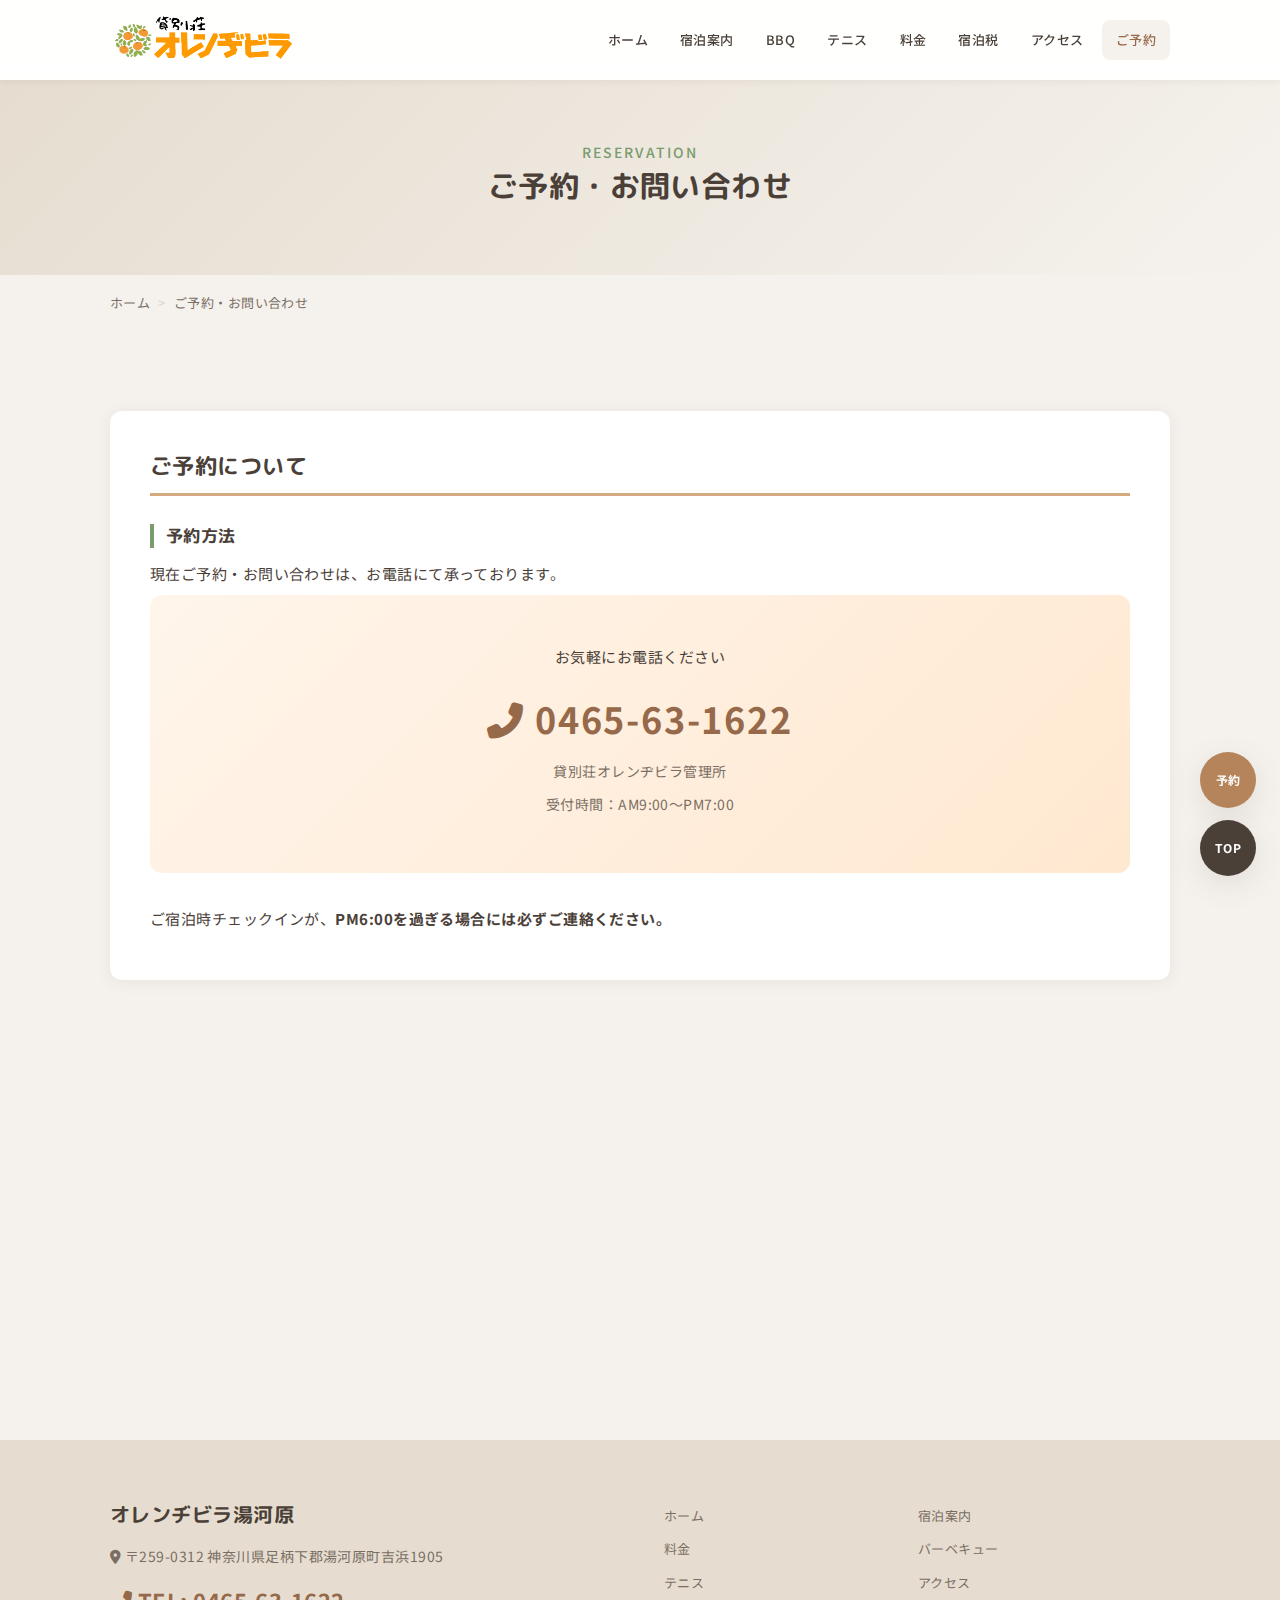
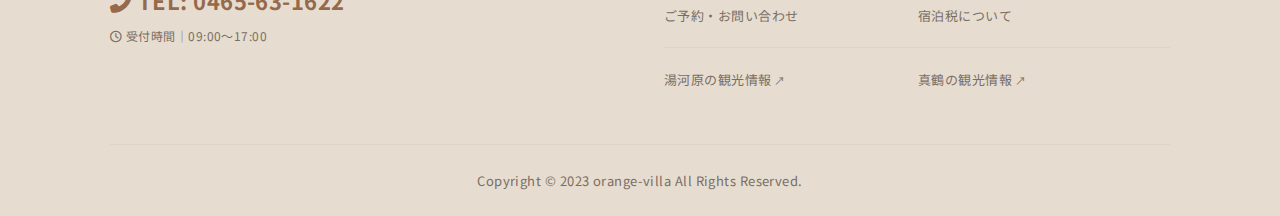
<file: contact.html>
<!DOCTYPE html>
<html lang="ja">
<head>
  <meta charset="UTF-8">
  <meta name="viewport" content="width=device-width, initial-scale=1.0">
  <title>お問い合わせ｜湯河原・真鶴の格安貸別荘 オレンヂビラ湯河原</title>
  <meta name="keywords" content="湯河原,真鶴,貸別荘,格安,コテージ,オレンヂビラ,バーベキュー">
  <meta name="description" content="オレンヂビラ湯河原へのご予約・お問い合わせ。お電話にてご予約を承っております。TEL: 0465-63-1622">
  <link rel="canonical" href="https://orange-village.com/contact.html">
  <meta property="og:title" content="ご予約・お問い合わせ｜オレンヂビラ湯河原">
  <meta property="og:description" content="オレンヂビラ湯河原へのご予約・お問い合わせはお電話にて。TEL: 0465-63-1622">
  <meta property="og:type" content="website">
  <meta property="og:url" content="https://orange-village.com/contact.html">
  <meta property="og:image" content="https://orange-village.com/img/01/IMG_01.JPG">
  <meta property="og:site_name" content="オレンヂビラ湯河原">
  <meta property="og:locale" content="ja_JP">
  <meta name="twitter:card" content="summary_large_image">
  <link rel="shortcut icon" href="./img/favicon.ico">
  <link rel="stylesheet" href="https://cdnjs.cloudflare.com/ajax/libs/font-awesome/6.5.1/css/all.min.css">
  <link rel="stylesheet" href="css/style.css">
</head>
<body>

  <!-- Header -->
  <header class="header">
    <div class="header__inner">
      <a href="index.html" class="header__logo">
        <img src="./img/01/title.png" alt="オレンヂビラ湯河原">
      </a>
      <nav class="header__nav">
        <ul>
          <li><a href="index.html">ホーム</a></li>
          <li><a href="information.html">宿泊案内</a></li>
          <li><a href="bbq.html">BBQ</a></li>
          <li><a href="tennis.html">テニス</a></li>
          <li><a href="price.html">料金</a></li>
          <li><a href="tax.html">宿泊税</a></li>
          <li><a href="access.html">アクセス</a></li>
          <li><a href="contact.html" class="active">ご予約</a></li>
        </ul>
      </nav>
      <button class="hamburger" aria-label="メニュー">
        <span></span><span></span><span></span>
      </button>
    </div>
  </header>

  <!-- Mobile Nav -->
  <div class="nav-overlay">
    <ul>
      <li><a href="index.html">ホーム</a></li>
      <li><a href="information.html">宿泊案内</a></li>
      <li><a href="bbq.html">BBQ</a></li>
      <li><a href="tennis.html">テニス</a></li>
      <li><a href="price.html">料金</a></li>
      <li><a href="tax.html">宿泊税</a></li>
      <li><a href="access.html">アクセス</a></li>
      <li><a href="contact.html">ご予約・お問い合わせ</a></li>
    </ul>
  </div>

  <!-- Page Hero -->
  <section class="page-hero">
    <div class="en">Reservation</div>
    <h1>ご予約・お問い合わせ</h1>
  </section>

  <!-- Breadcrumb -->
  <div class="container">
    <div class="breadcrumb">
      <a href="index.html">ホーム</a><span>&gt;</span>ご予約・お問い合わせ
    </div>
  </div>

  <!-- Content -->
  <section class="section section--beige">
    <div class="container">

      <div class="content-card fade-in">
        <h2>ご予約について</h2>

        <h3>予約方法</h3>
        <p>現在ご予約・お問い合わせは、お電話にて承っております。</p>

        <div class="contact-box">
          <p>お気軽にお電話ください</p>
          <p class="phone-number"><i class="fas fa-phone-alt"></i> 0465-63-1622</p>
          <p class="phone-note">貸別荘オレンヂビラ管理所</p>
          <p class="phone-note">受付時間：AM9:00〜PM7:00</p>
        </div>

        <p>ご宿泊時チェックインが、<strong>PM6:00を過ぎる場合には必ずご連絡ください。</strong></p>
      </div>

      <div class="content-card fade-in">
        <h2>お問い合わせ</h2>

        <h3>電話でのお問い合わせ</h3>
        <p><strong>TEL 0465-63-1622</strong>　受付時間：AM9:00〜PM7:00迄</p>

        <h3>メールでのお問い合わせ</h3>
        <p>※メールによるお問い合わせは現在行っておりません。ちょっとしたお問い合わせでも当管理所へお気軽にお問合せ下さいませ。</p>
      </div>

    </div>
  </section>

  <!-- Footer -->
  <footer class="footer" id="shared-footer"></footer>

  <div class="floating-btns">
    <a href="contact.html">予約</a>
    <a href="#" class="btn-top">TOP</a>
  </div>

  <script src="js/main.js"></script>
</body>
</html>
</file>
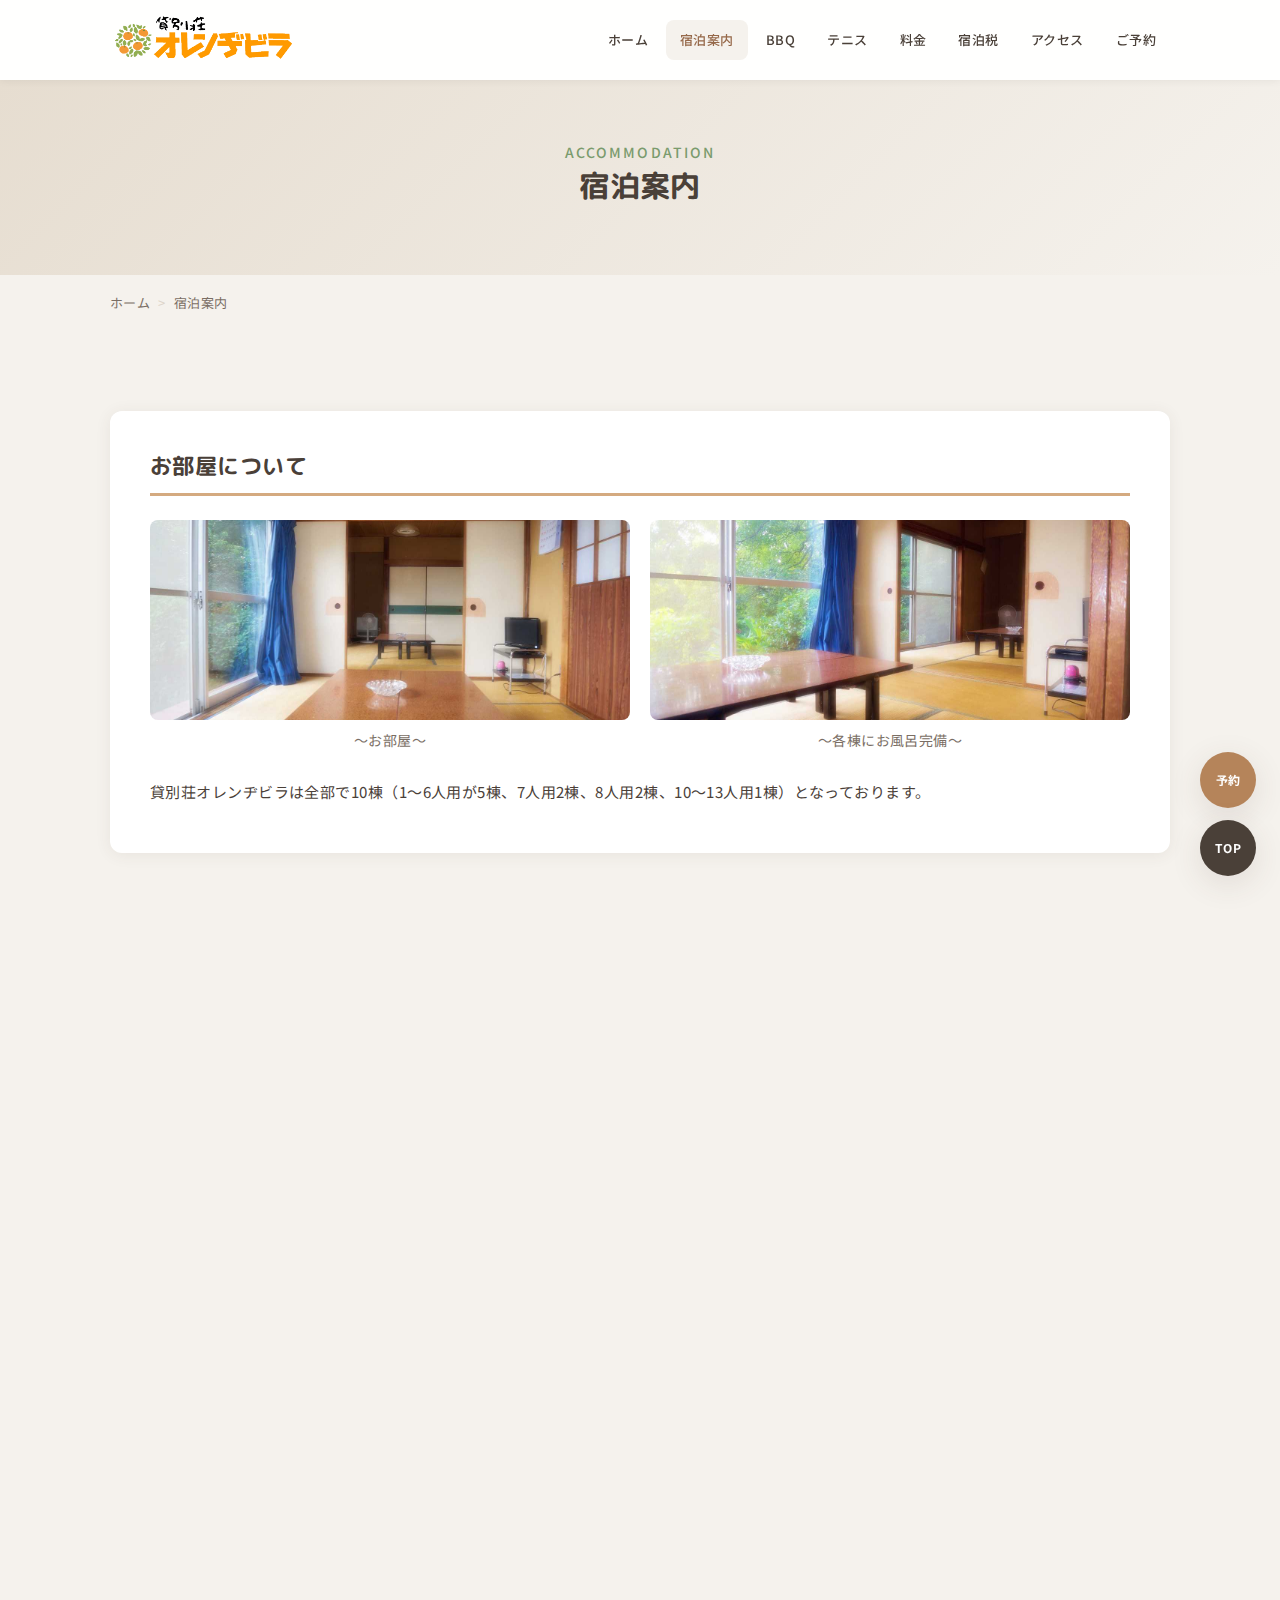
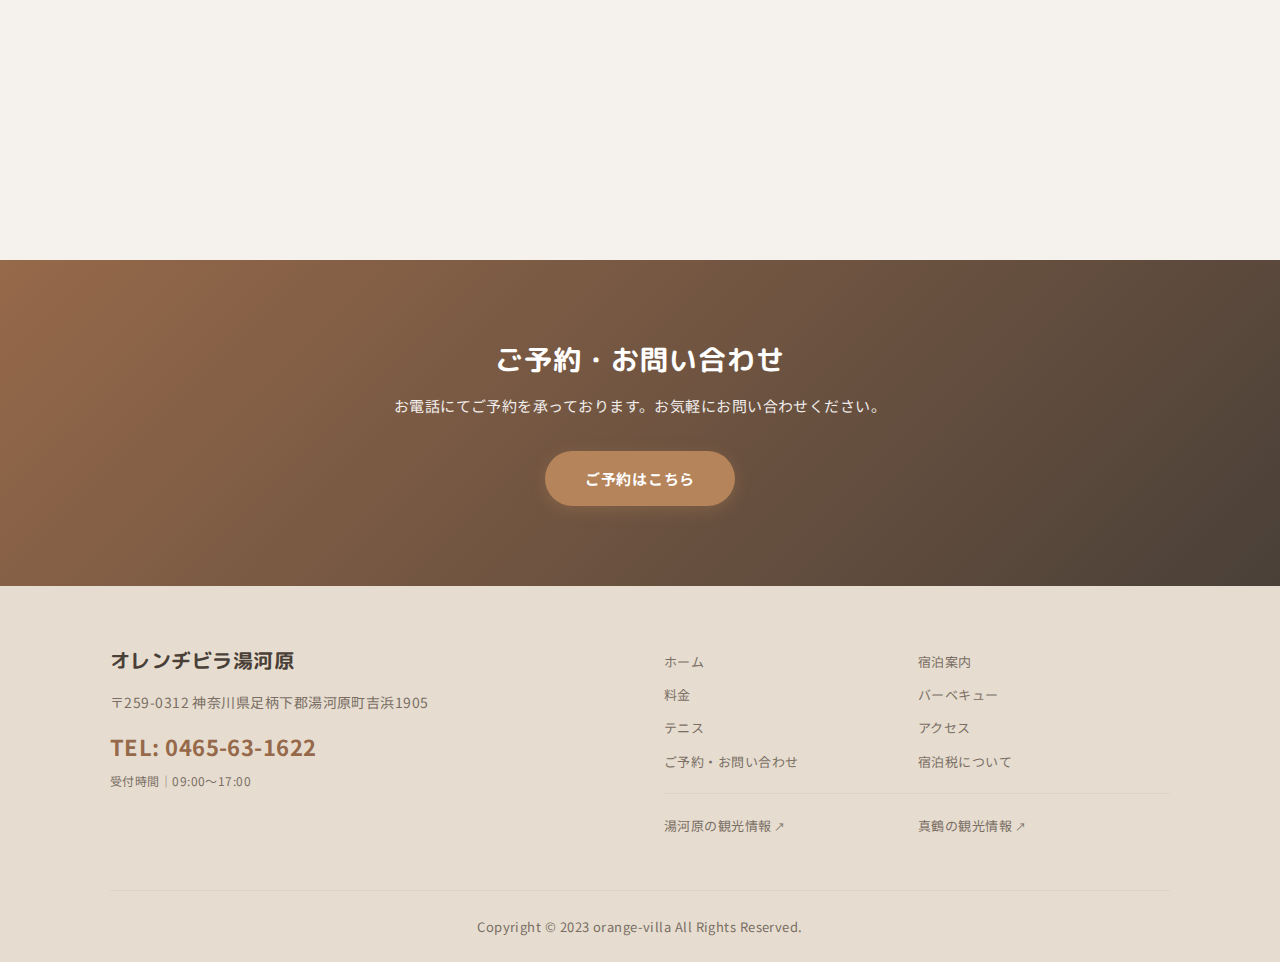
<file: information.html>
<!DOCTYPE html>
<html lang="ja">
<head>
  <meta charset="UTF-8">
  <meta name="viewport" content="width=device-width, initial-scale=1.0">
  <title>宿泊案内｜湯河原・真鶴の格安貸別荘 オレンヂビラ湯河原</title>
  <meta name="keywords" content="宿泊,安い,オレンヂビラ,料金,湯河原,宿泊情報,宿泊案内,お部屋,お風呂">
  <meta name="description" content="湯河原・真鶴で格安で泊まれる貸別荘・コテージ「オレンヂビラ湯河原」です。バーベキューを楽しみたい方、格安で泊まれる施設を探している方におすすめです。">
  <link rel="canonical" href="https://orange-village.com/information.html">
  <meta property="og:title" content="宿泊案内｜オレンヂビラ湯河原">
  <meta property="og:description" content="オレンヂビラ湯河原の宿泊案内。全10棟の貸別荘で、お部屋の設備や施設情報をご紹介します。">
  <meta property="og:type" content="website">
  <meta property="og:url" content="https://orange-village.com/information.html">
  <meta property="og:image" content="https://orange-village.com/img/01/IMG_01.JPG">
  <meta property="og:site_name" content="オレンヂビラ湯河原">
  <meta property="og:locale" content="ja_JP">
  <meta name="twitter:card" content="summary_large_image">
  <link rel="shortcut icon" href="./img/favicon.ico">
  <link rel="stylesheet" href="css/style.css">
</head>
<body>

  <!-- Header -->
  <header class="header">
    <div class="header__inner">
      <a href="index.html" class="header__logo">
        <img src="./img/01/title.png" alt="オレンヂビラ湯河原">
      </a>
      <nav class="header__nav">
        <ul>
          <li><a href="index.html">ホーム</a></li>
          <li><a href="information.html" class="active">宿泊案内</a></li>
          <li><a href="bbq.html">BBQ</a></li>
          <li><a href="tennis.html">テニス</a></li>
          <li><a href="price.html">料金</a></li>
          <li><a href="tax.html">宿泊税</a></li>
          <li><a href="access.html">アクセス</a></li>
          <li><a href="contact.html">ご予約</a></li>
        </ul>
      </nav>
      <button class="hamburger" aria-label="メニュー">
        <span></span><span></span><span></span>
      </button>
    </div>
  </header>

  <!-- Mobile Nav -->
  <div class="nav-overlay">
    <ul>
      <li><a href="index.html">ホーム</a></li>
      <li><a href="information.html">宿泊案内</a></li>
      <li><a href="bbq.html">BBQ</a></li>
      <li><a href="tennis.html">テニス</a></li>
      <li><a href="price.html">料金</a></li>
      <li><a href="tax.html">宿泊税</a></li>
      <li><a href="access.html">アクセス</a></li>
      <li><a href="contact.html">ご予約・お問い合わせ</a></li>
    </ul>
  </div>

  <!-- Page Hero -->
  <section class="page-hero">
    <div class="en">Accommodation</div>
    <h1>宿泊案内</h1>
  </section>

  <!-- Breadcrumb -->
  <div class="container">
    <div class="breadcrumb">
      <a href="index.html">ホーム</a><span>&gt;</span>宿泊案内
    </div>
  </div>

  <!-- Content -->
  <section class="section section--beige">
    <div class="container">

      <!-- お部屋 -->
      <div class="content-card fade-in">
        <h2>お部屋について</h2>
        <div class="img-grid">
          <figure>
            <img src="./img/部屋内装1.jpg" alt="お部屋1">
            <figcaption>～お部屋～</figcaption>
          </figure>
          <figure>
            <img src="./img/部屋内装2.jpg" alt="お部屋2">
            <figcaption>～各棟にお風呂完備～</figcaption>
          </figure>
        </div>
        <p>貸別荘オレンヂビラは全部で10棟（1〜6人用が5棟、7人用2棟、8人用2棟、10〜13人用1棟）となっております。</p>
      </div>

      <!-- 設備 -->
      <div class="content-card fade-in">
        <h2>設備について</h2>
        <dl class="equipment-list">
          <dt>【台所用品】</dt>
          <dd>冷蔵庫、ガスレンジ、炊飯ジャー、オーブントースター、ポット、なべ（大・小）、フライパン、包丁、おたま、まな板、ご飯茶碗、おわん、コップ、湯のみ茶碗、コーヒーカップ、はし、スプーン、フォークなど。（※ホットプレートは使用不可）</dd>
          <dt>【洗面用具】</dt>
          <dd>お寝巻き、洗面用具、ドライヤーなどはご持参ください。</dd>
          <dt>【お買い物】</dt>
          <dd>当館近くには徒歩圏内のスーパー・コンビニなどがありませんので買い物等はあらかじめお済ませ下さい。当管理所の売店には、菓子類、お飲物、アイスクリーム、氷、雑貨などは置いてございます。</dd>
          <dt>【その他】</dt>
          <dd>カラーTV、共同洗濯機など。</dd>
        </dl>
      </div>

      <!-- 山小屋 -->
      <div class="content-card fade-in">
        <h2>鉄板焼食堂「山小屋」について <span class="important">※現在休業中</span></h2>
        <div class="info-with-image">
          <div>
            <p>鉄板焼食堂「山小屋」 ※現在休業中</p>
            <p>肉や野菜の本格的な鉄板焼。営業時間は正午から午後10時まで。 ※現在休業しております。</p>
          </div>
          <img src="./img/宿泊案内鉄板焼食堂「山小屋」.jpg" alt="山小屋">
        </div>
      </div>

    </div>
  </section>

  <!-- CTA -->
  <section class="cta">
    <div class="container">
      <h2>ご予約・お問い合わせ</h2>
      <p>お電話にてご予約を承っております。お気軽にお問い合わせください。</p>
      <a href="contact.html" class="btn btn--primary">ご予約はこちら</a>
    </div>
  </section>

  <!-- Footer -->
  <footer class="footer">
    <div class="footer__inner">
      <div class="footer__top">
        <div class="footer__info">
          <h3>オレンヂビラ湯河原</h3>
          <p>〒259-0312 神奈川県足柄下郡湯河原町吉浜1905</p>
          <p class="phone">TEL: 0465-63-1622</p>
          <p class="phone-note">受付時間｜09:00〜17:00</p>
        </div>
        <nav class="footer__nav">
          <ul>
            <li><a href="index.html">ホーム</a></li>
            <li><a href="information.html">宿泊案内</a></li>
            <li><a href="price.html">料金</a></li>
            <li><a href="bbq.html">バーベキュー</a></li>
            <li><a href="tennis.html">テニス</a></li>
            <li><a href="access.html">アクセス</a></li>
            <li><a href="contact.html">ご予約・お問い合わせ</a></li>
            <li><a href="tax.html">宿泊税について</a></li>
          </ul>
          <ul class="footer__external">
            <li><a href="https://www.yugawara.or.jp/sightseeing/" target="_blank" rel="noopener">湯河原の観光情報</a></li>
            <li><a href="https://www.manazuru.net/" target="_blank" rel="noopener">真鶴の観光情報</a></li>
          </ul>
        </nav>
      </div>
      <div class="footer__bottom">
        Copyright &copy; 2023 orange-villa All Rights Reserved.
      </div>
    </div>
  </footer>

  <div class="floating-btns">
    <a href="contact.html">予約</a>
    <a href="#" class="btn-top">TOP</a>
  </div>

  <script src="js/main.js"></script>
</body>
</html>
</file>
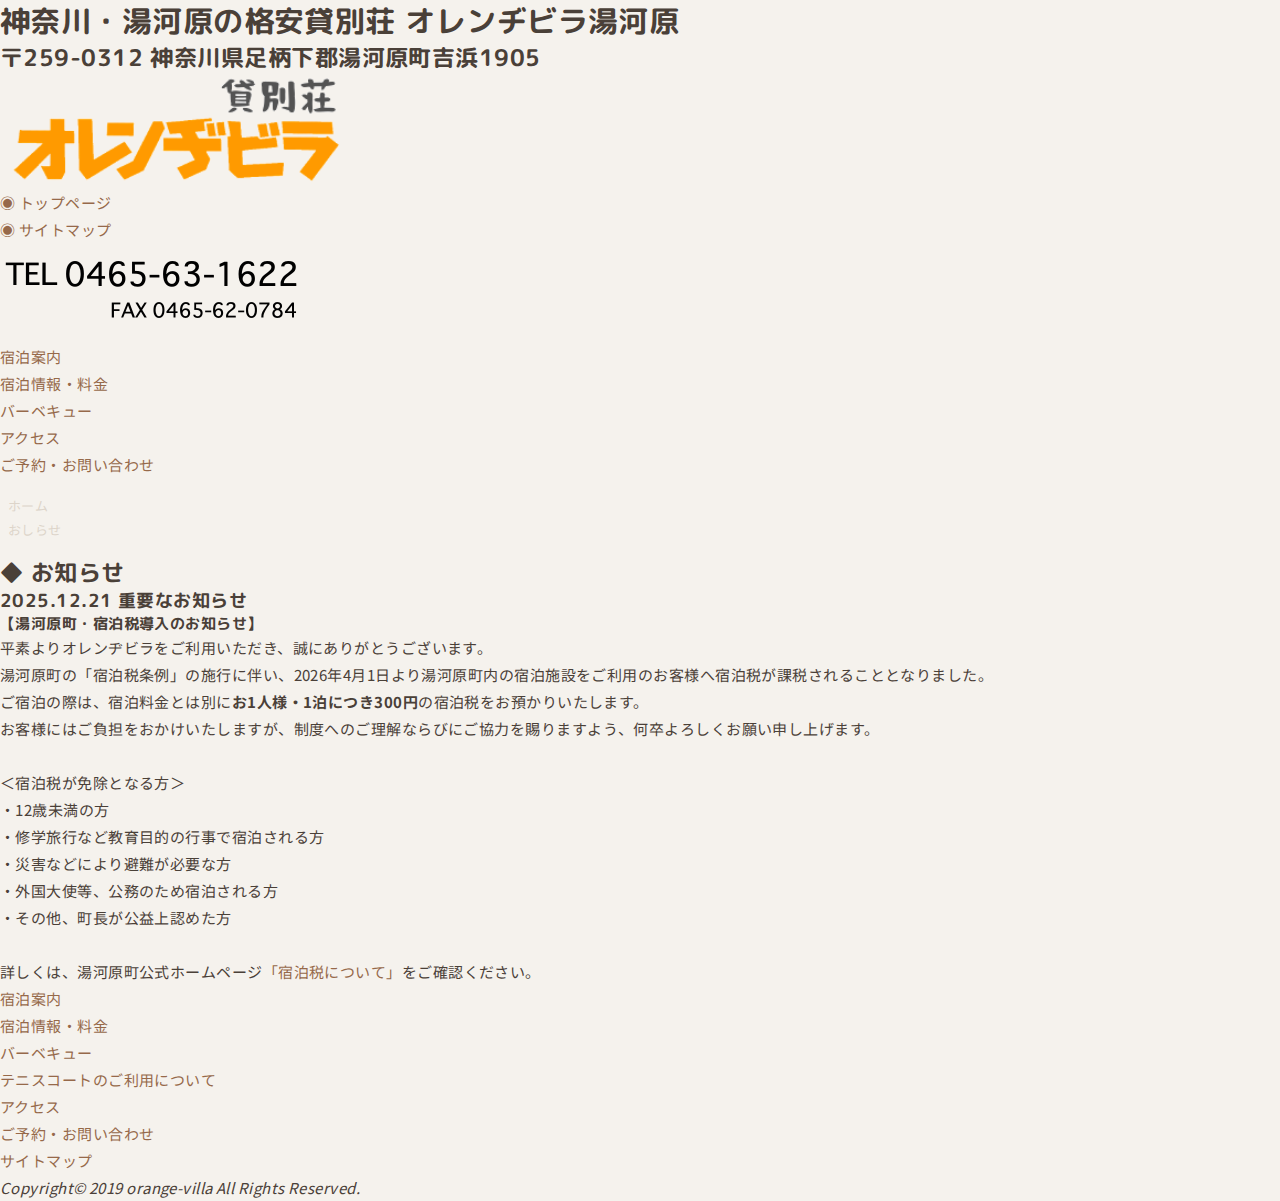
<file: notice.html>
<!DOCTYPE html>
<html lang="ja">
<head>
	<meta http-equiv="Content-Type" content="text/html; charset=UTF-8">
	<meta http-equiv="Content-Style-Type" content="text/css">
	<title>お知らせ｜湯河原・真鶴の格安貸別荘 オレンヂビラ湯河原</title>
	<meta name="keywords" content="湯河原,真鶴,貸別荘,格安,コテージ,オレンヂビラ,バーベキュー">
	<meta name="description" content="湯河原・真鶴で格安で泊まれる貸別荘・コテージ「オレンヂビラ湯河原」です。バーベキューを楽しみたい方、格安で泊まれる施設を探している方におすすめです。">
	<link rel="stylesheet" type="text/css" href="/css/style.css">
	<link rel="shortcut icon" href="/img/favicon.ico">
	<script type="text/javascript" src="/js/script.js"></script>
	<script src="https://code.jquery.com/jquery-3.5.1.min.js" integrity="sha256-9/aliU8dGd2tb6OSsuzixeV4y/faTqgFtohetphbbj0=" crossorigin="anonymous"></script>
</head>
<body>
	<!-- ヘッダー -->
	<header id="header"></header>
	<!-- / ヘッダー -->
	<!-- メインナビゲーション -->
	<div id="nav_back">
		<ul id="mainnav" class="nav">
			<li><a href="/information.html" id="home">宿泊案内</a></li>
			<li><a href="/price.html" id="menu1">宿泊情報・料金</a></li>
			<li><a href="/bbq.html" id="menu2">バーベキュー</a></li>
			<li><a href="/access.html" id="menu3">アクセス</a></li>
			<li><a href="/contact.html" id="menu4">ご予約・お問い合わせ</a></li>
		</ul>
	</div>
	<!-- / メインナビゲーション -->
	<!-- メインコンテンツ -->
	<div id="container">
		<!-- InstanceBeginEditable name="pankuzu" -->
		<ul class="breadcrumb">
			<li itemscope="itemscope" itemtype="http://schema.org/Breadcrumb">
				<a href="/index.html" itemprop="url">
					<span itemprop="title">ホーム</span>
				</a>
			</li>
			<li itemscope="itemscope" itemtype="http://schema.org/Breadcrumb">
				<a href="/contact.html" itemprop="url">
					<span itemprop="title">おしらせ</span>
				</a>
			</li>
		</ul>
		<!-- InstanceEndEditable -->
		<!-- InstanceBeginEditable name="contents" -->
		<div id="main">
			<h2>◆ お知らせ</h2>
			<div class="box5 clearfix">
				<h3>2025.12.21 重要なお知らせ</h3>
				<h4>【湯河原町・宿泊税導入のお知らせ】</h4>
				<p>平素よりオレンヂビラをご利用いただき、誠にありがとうございます。</p>
                <p>湯河原町の「宿泊税条例」の施行に伴い、2026年4月1日より湯河原町内の宿泊施設をご利用のお客様へ宿泊税が課税されることとなりました。</p>
                <p>ご宿泊の際は、宿泊料金とは別に<strong>お1人様・1泊につき300円</strong>の宿泊税をお預かりいたします。</p>
                <p>お客様にはご負担をおかけいたしますが、制度へのご理解ならびにご協力を賜りますよう、何卒よろしくお願い申し上げます。</p>
				<br />
				<p>＜宿泊税が免除となる方＞</p>
				<p>・12歳未満の方</p>
				<p>・修学旅行など教育目的の行事で宿泊される方</p>
				<p>・災害などにより避難が必要な方</p>
				<p>・外国大使等、公務のため宿泊される方</p>
				<p>・その他、町長が公益上認めた方</p>
				<br />
				<p>詳しくは、湯河原町公式ホームページ<a href="https://www.town.yugawara.kanagawa.jp/site/shukuhakuzei/">「宿泊税について」</a>をご確認ください。</p>
			</div>
		</div>
	</div>
	<!-- InstanceEndEditable -->
	<!-- / メインコンテンツ -->
	<!-- footer -->
	<footer id="footer"></footer>
	<!-- / footer -->
	<script>
		$(function(){
			$('#header').load('header.html')
			$('#footer').load('footer.html');
		})
	</script>
</body>
</html>
</file>
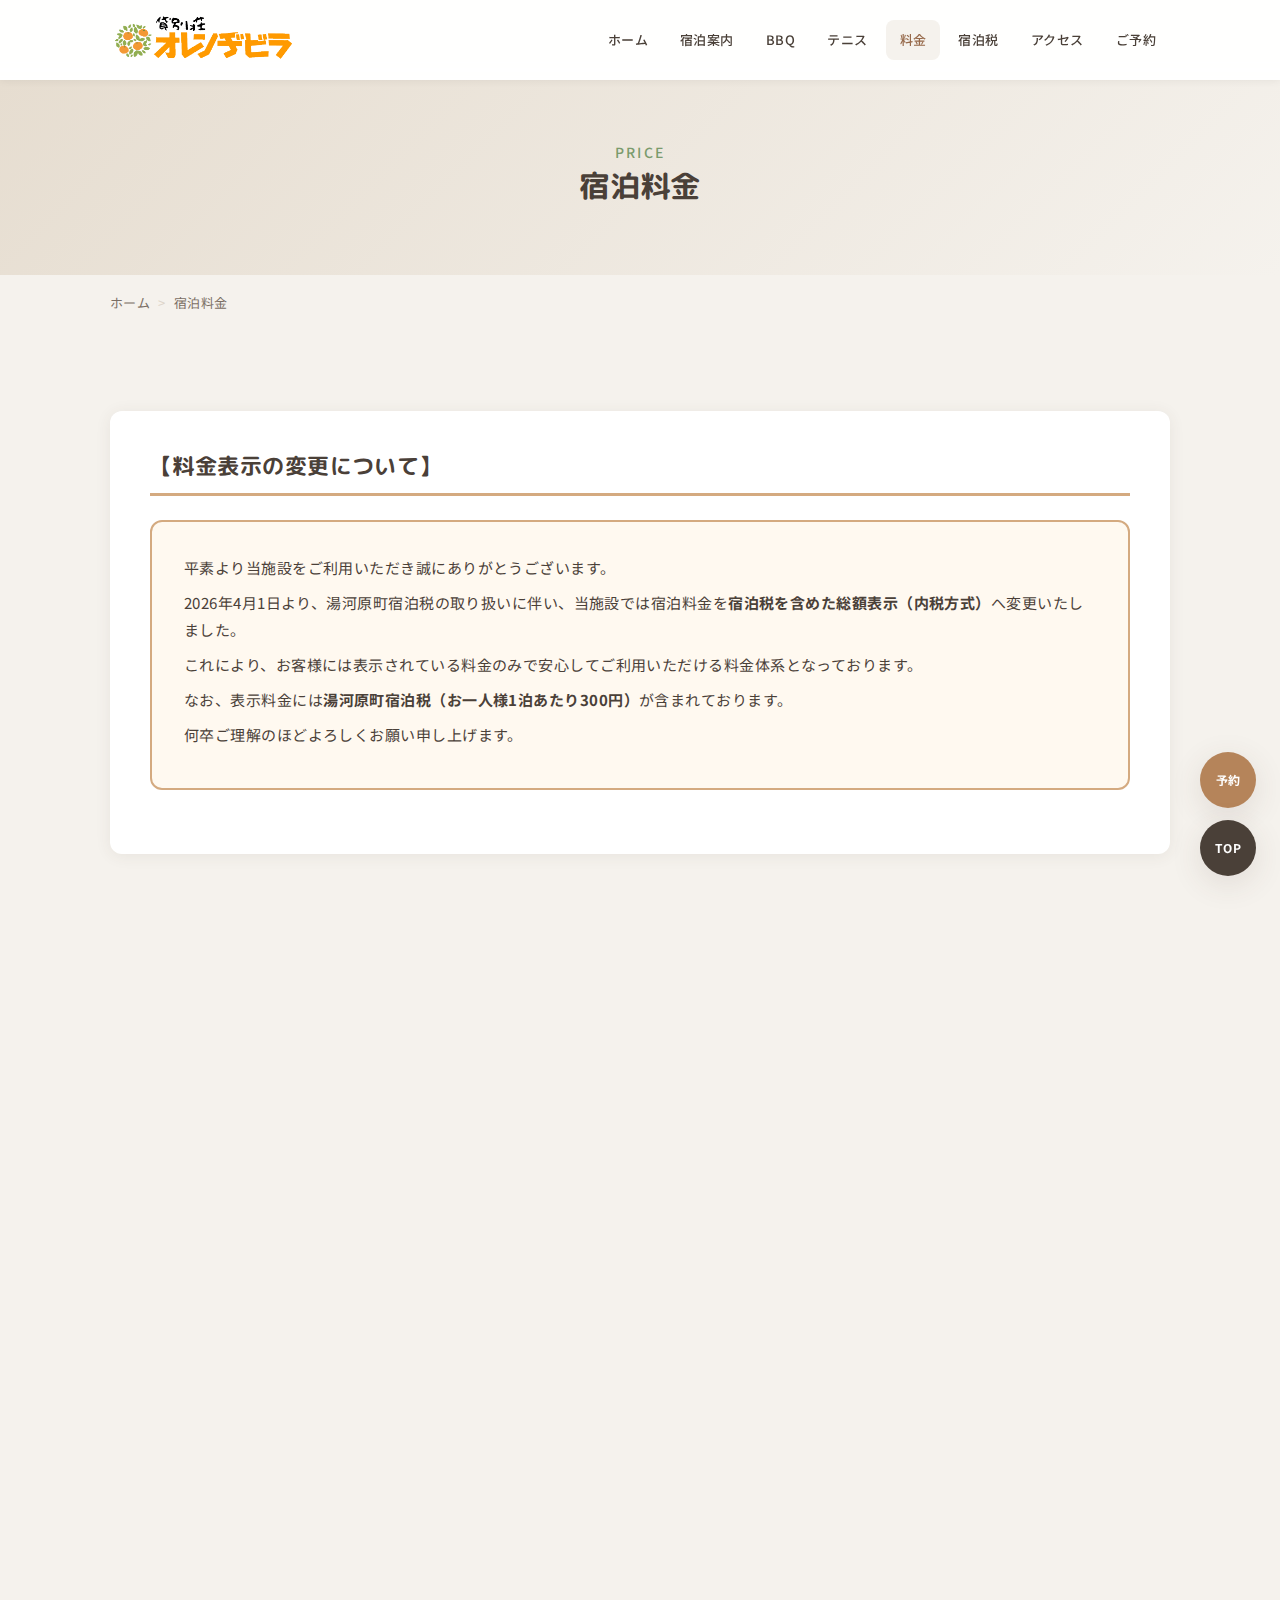
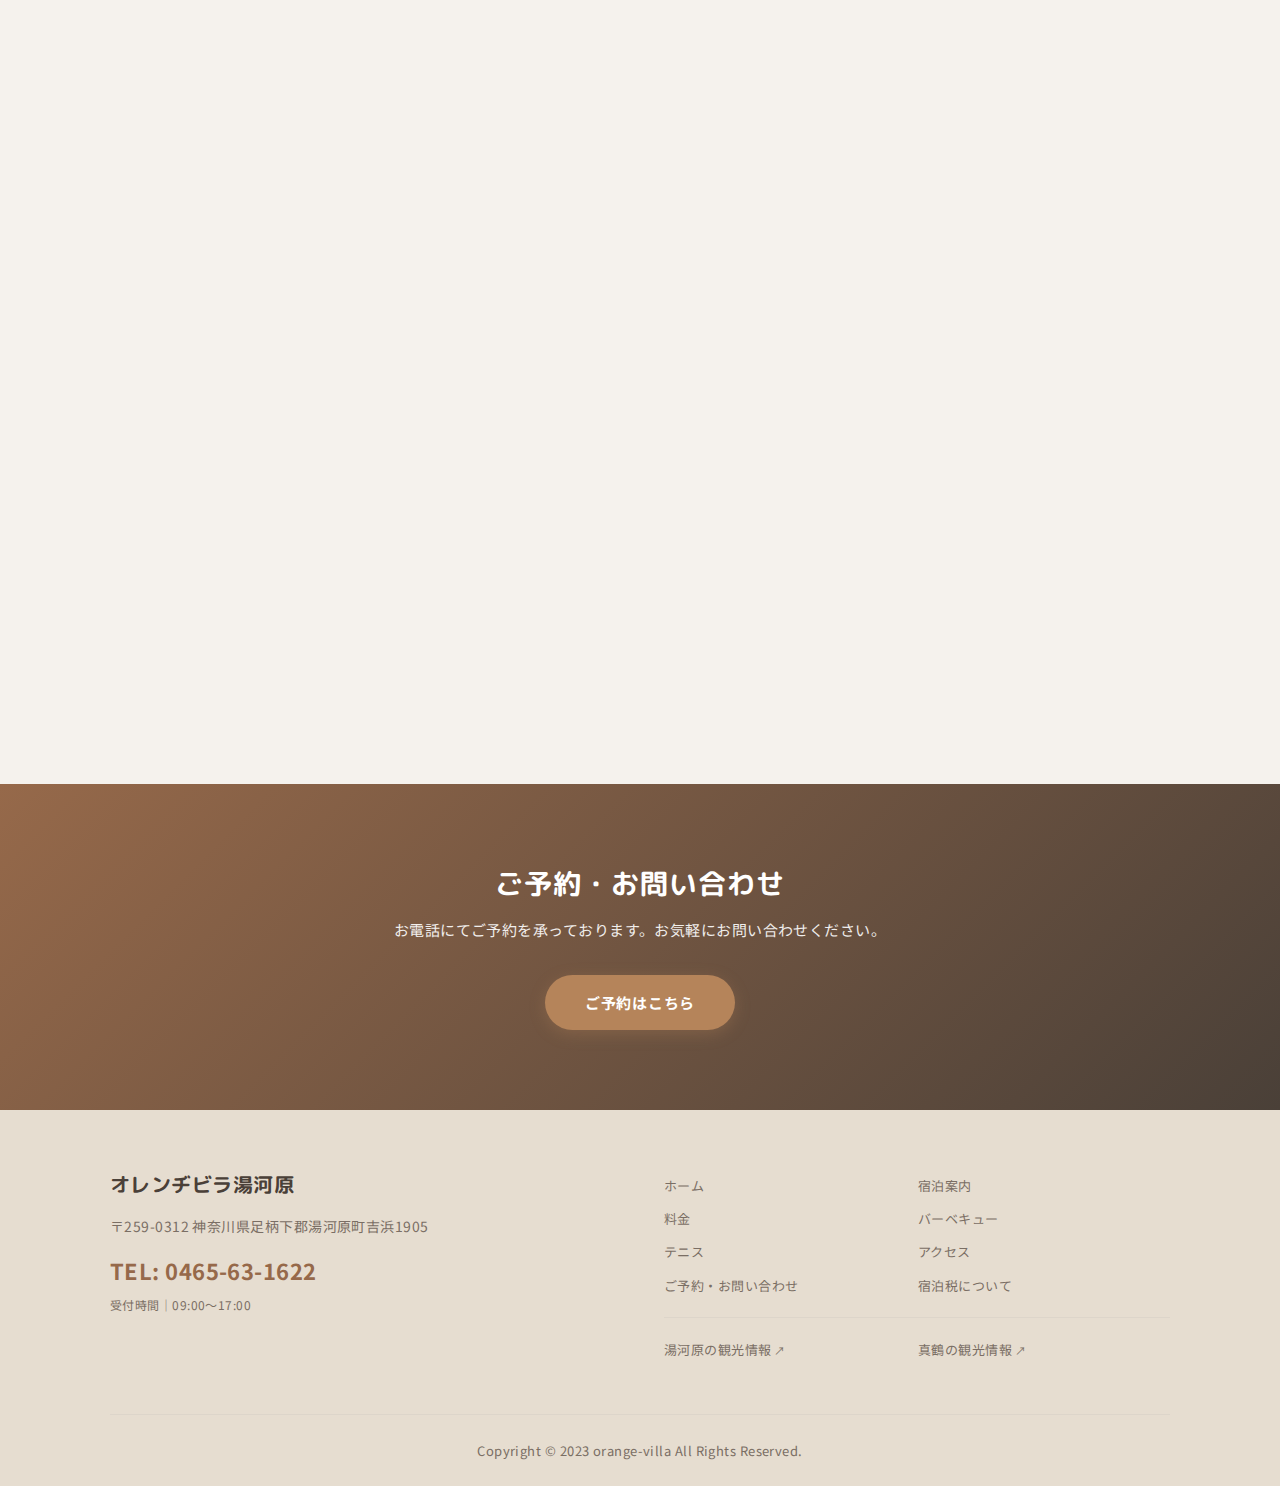
<file: price.html>
<!DOCTYPE html>
<html lang="ja">
<head>
  <meta charset="UTF-8">
  <meta name="viewport" content="width=device-width, initial-scale=1.0">
  <title>料金｜湯河原・真鶴の格安貸別荘 オレンヂビラ湯河原</title>
  <meta name="keywords" content="湯河原,貸別荘,格安,コテージ,オレンヂビラ,料金,真鶴,神奈川">
  <meta name="description" content="湯河原・真鶴で格安で泊まれる貸別荘・コテージ「オレンヂビラ湯河原」です。バーベキューを楽しみたい方、格安で泊まれる施設を探している方におすすめです。">
  <link rel="canonical" href="https://orange-village.com/price.html">
  <meta property="og:title" content="料金｜オレンヂビラ湯河原">
  <meta property="og:description" content="オレンヂビラ湯河原の宿泊料金。お一人様3,000円〜のリーズナブルな価格設定です。">
  <meta property="og:type" content="website">
  <meta property="og:url" content="https://orange-village.com/price.html">
  <meta property="og:image" content="https://orange-village.com/img/01/IMG_01.JPG">
  <meta property="og:site_name" content="オレンヂビラ湯河原">
  <meta property="og:locale" content="ja_JP">
  <meta name="twitter:card" content="summary_large_image">
  <link rel="shortcut icon" href="./img/favicon.ico">
  <link rel="stylesheet" href="css/style.css">
</head>
<body>

  <!-- Header -->
  <header class="header">
    <div class="header__inner">
      <a href="index.html" class="header__logo">
        <img src="./img/01/title.png" alt="オレンヂビラ湯河原">
      </a>
      <nav class="header__nav">
        <ul>
          <li><a href="index.html">ホーム</a></li>
          <li><a href="information.html">宿泊案内</a></li>
          <li><a href="bbq.html">BBQ</a></li>
          <li><a href="tennis.html">テニス</a></li>
          <li><a href="price.html" class="active">料金</a></li>
          <li><a href="tax.html">宿泊税</a></li>
          <li><a href="access.html">アクセス</a></li>
          <li><a href="contact.html">ご予約</a></li>
        </ul>
      </nav>
      <button class="hamburger" aria-label="メニュー">
        <span></span><span></span><span></span>
      </button>
    </div>
  </header>

  <!-- Mobile Nav -->
  <div class="nav-overlay">
    <ul>
      <li><a href="index.html">ホーム</a></li>
      <li><a href="information.html">宿泊案内</a></li>
      <li><a href="bbq.html">BBQ</a></li>
      <li><a href="tennis.html">テニス</a></li>
      <li><a href="price.html">料金</a></li>
      <li><a href="tax.html">宿泊税</a></li>
      <li><a href="access.html">アクセス</a></li>
      <li><a href="contact.html">ご予約・お問い合わせ</a></li>
    </ul>
  </div>

  <!-- Page Hero -->
  <section class="page-hero">
    <div class="en">Price</div>
    <h1>宿泊料金</h1>
  </section>

  <!-- Breadcrumb -->
  <div class="container">
    <div class="breadcrumb">
      <a href="index.html">ホーム</a><span>&gt;</span>宿泊料金
    </div>
  </div>

  <!-- Content -->
  <section class="section section--beige">
    <div class="container">

      <!-- 3/28以前の料金 -->
      <div class="content-card fade-in" id="price-old">
        <h2>宿泊料金</h2>
        <p style="font-size:16px; font-weight:700; color:var(--color-primary-dark); margin-bottom:24px;">
          ★ 宿泊料金はお一人様3,000円 × 人数となっております！！（ハイシーズンを除き）
        </p>

        <div class="price-grid">
          <div class="price-card">
            <h3>4〜6名様用お部屋</h3>
            <dl>
              <dt>通常</dt>
              <dd>12,000〜18,000円（税込）</dd>
              <dt>ハイシーズン</dt>
              <dd>15,500〜21,500円（税込）</dd>
            </dl>
          </div>
          <div class="price-card">
            <h3>7名様用お部屋</h3>
            <dl>
              <dt>通常</dt>
              <dd>21,000円（税込）</dd>
              <dt>ハイシーズン</dt>
              <dd>24,500円（税込）</dd>
            </dl>
          </div>
          <div class="price-card">
            <h3>8名様〜10名様用お部屋</h3>
            <dl>
              <dt>通常</dt>
              <dd>24,000〜30,000円（税込）</dd>
              <dt>ハイシーズン</dt>
              <dd>27,500〜33,500円（税込）</dd>
            </dl>
          </div>
          <div class="price-card">
            <h3>10名様〜13名様用お部屋</h3>
            <dl>
              <dt>通常</dt>
              <dd>30,000〜39,000円（税込）</dd>
              <dt>ハイシーズン</dt>
              <dd>33,500〜42,500円（税込）</dd>
            </dl>
          </div>
        </div>

        <p class="note">※ハイシーズンは、年末〜正月、ゴールデンウイーク、夏季（7〜8月）が適用となります。</p>
        <p class="note">※当施設内で起きました事故やケガ・お客様同士のトラブルなどにつきましては当管理所では一切責任を負いかねますのでご了承下さい。</p>
      </div>

      <!-- 3/28以降の料金 -->
      <div id="price-new" style="display:none;">
        <div class="content-card fade-in">
          <h2>【料金表示の変更について】</h2>
          <div class="notice-box">
            <p>平素より当施設をご利用いただき誠にありがとうございます。</p>
            <p>2026年4月1日より、湯河原町宿泊税の取り扱いに伴い、当施設では宿泊料金を<strong>宿泊税を含めた総額表示（内税方式）</strong>へ変更いたしました。</p>
            <p>これにより、お客様には表示されている料金のみで安心してご利用いただける料金体系となっております。</p>
            <p>なお、表示料金には<strong>湯河原町宿泊税（お一人様1泊あたり300円）</strong>が含まれております。</p>
            <p>何卒ご理解のほどよろしくお願い申し上げます。</p>
          </div>
        </div>

        <div class="content-card fade-in">
          <h2>宿泊料金</h2>
          <p style="font-size:16px; font-weight:700; color:var(--color-primary-dark); margin-bottom:24px;">
            ★ 宿泊料金はお一人様4,000円 × 人数となっております。（宿泊税300円を含む）
          </p>

          <div class="price-grid">
            <div class="price-card">
              <h3>4〜6名様用お部屋</h3>
              <dl>
                <dd>16,000〜24,000円（税込）</dd>
              </dl>
            </div>
            <div class="price-card">
              <h3>7名様用お部屋</h3>
              <dl>
                <dd>28,000円（税込）</dd>
              </dl>
            </div>
            <div class="price-card">
              <h3>8名様〜10名様用お部屋</h3>
              <dl>
                <dd>32,000〜40,000円（税込）</dd>
              </dl>
            </div>
            <div class="price-card">
              <h3>10名様〜13名様用お部屋</h3>
              <dl>
                <dd>40,000〜52,000円（税込）</dd>
              </dl>
            </div>
          </div>

          <p class="note">※料金はオールシーズン同一料金となります。</p>
          <p class="note">※料金には宿泊税（1名様300円）が含まれております。</p>
          <p class="note">※当施設内で起きました事故やケガ・お客様同士のトラブルなどにつきましては当管理所では一切責任を負いかねますのでご了承下さい。</p>
        </div>
      </div>

      <div class="content-card fade-in">
        <h2>屋外バーベキュー（有料・要予約・雨天不可）</h2>
        <p>ただし当日雨天時は不可とさせて頂いております。</p>
        <p>バーベキューはグリルの持ち込みもOK！グリルの貸出しもあります。バーベキューは屋外ですので3月〜10月までのご利用とさせていただきます。</p>
        <div style="margin-top:16px;">
          <a href="bbq.html" class="btn btn--outline">BBQの詳細はこちら</a>
        </div>
      </div>

      <div class="content-card fade-in">
        <h2>予約金振込先</h2>
        <p>横浜銀行　湯河原支店　当座　0300024　オレンヂビラ湯河原　ナツメ　ヨシヒロ</p>
        <br>
        <p>〒259-0312</p>
        <p>神奈川県足柄下郡湯河原町吉浜1905</p>
        <p>オレンヂビラ湯河原</p>
        <p>TEL 0465-63-1622</p>
        <p>FAX 0465-62-0784</p>
      </div>

    </div>
  </section>

  <!-- CTA -->
  <section class="cta">
    <div class="container">
      <h2>ご予約・お問い合わせ</h2>
      <p>お電話にてご予約を承っております。お気軽にお問い合わせください。</p>
      <a href="contact.html" class="btn btn--primary">ご予約はこちら</a>
    </div>
  </section>

  <!-- Footer -->
  <footer class="footer">
    <div class="footer__inner">
      <div class="footer__top">
        <div class="footer__info">
          <h3>オレンヂビラ湯河原</h3>
          <p>〒259-0312 神奈川県足柄下郡湯河原町吉浜1905</p>
          <p class="phone">TEL: 0465-63-1622</p>
          <p class="phone-note">受付時間｜09:00〜17:00</p>
        </div>
        <nav class="footer__nav">
          <ul>
            <li><a href="index.html">ホーム</a></li>
            <li><a href="information.html">宿泊案内</a></li>
            <li><a href="price.html">料金</a></li>
            <li><a href="bbq.html">バーベキュー</a></li>
            <li><a href="tennis.html">テニス</a></li>
            <li><a href="access.html">アクセス</a></li>
            <li><a href="contact.html">ご予約・お問い合わせ</a></li>
            <li><a href="tax.html">宿泊税について</a></li>
          </ul>
          <ul class="footer__external">
            <li><a href="https://www.yugawara.or.jp/sightseeing/" target="_blank" rel="noopener">湯河原の観光情報</a></li>
            <li><a href="https://www.manazuru.net/" target="_blank" rel="noopener">真鶴の観光情報</a></li>
          </ul>
        </nav>
      </div>
      <div class="footer__bottom">
        Copyright &copy; 2023 orange-villa All Rights Reserved.
      </div>
    </div>
  </footer>

  <div class="floating-btns">
    <a href="contact.html">予約</a>
    <a href="#" class="btn-top">TOP</a>
  </div>

  <script src="js/main.js"></script>
</body>
</html>
</file>
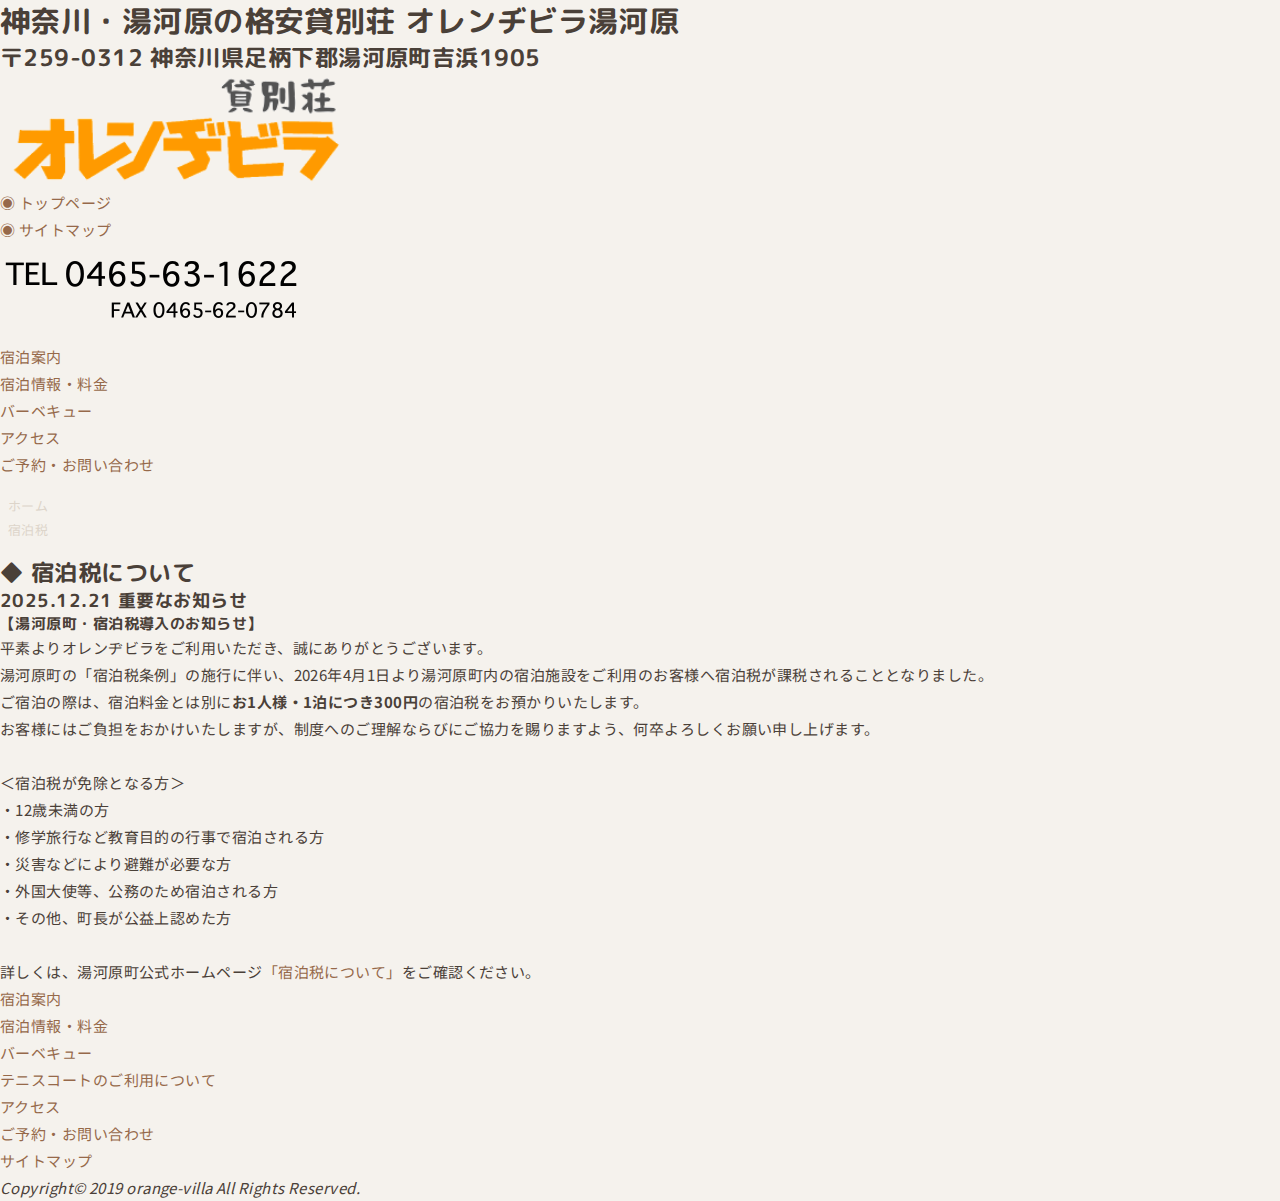
<file: tax.html>
<!DOCTYPE html>
<html lang="ja">
<head>
	<meta http-equiv="Content-Type" content="text/html; charset=UTF-8">
	<meta http-equiv="Content-Style-Type" content="text/css">
	<title>宿泊税｜湯河原・真鶴の格安貸別荘 オレンヂビラ湯河原</title>
	<meta name="keywords" content="湯河原,真鶴,貸別荘,格安,コテージ,オレンヂビラ,バーベキュー">
	<meta name="description" content="湯河原・真鶴で格安で泊まれる貸別荘・コテージ「オレンヂビラ湯河原」です。バーベキューを楽しみたい方、格安で泊まれる施設を探している方におすすめです。">
	<link rel="stylesheet" type="text/css" href="/css/style.css">
	<link rel="shortcut icon" href="/img/favicon.ico">
	<script type="text/javascript" src="/js/script.js"></script>
	<script src="https://code.jquery.com/jquery-3.5.1.min.js" integrity="sha256-9/aliU8dGd2tb6OSsuzixeV4y/faTqgFtohetphbbj0=" crossorigin="anonymous"></script>
</head>
<body>
	<!-- ヘッダー -->
	<header id="header"></header>
	<!-- / ヘッダー -->
	<!-- メインナビゲーション -->
	<div id="nav_back">
		<ul id="mainnav" class="nav">
			<li><a href="/information.html" id="home">宿泊案内</a></li>
			<li><a href="/price.html" id="menu1">宿泊情報・料金</a></li>
			<li><a href="/bbq.html" id="menu2">バーベキュー</a></li>
			<li><a href="/access.html" id="menu3">アクセス</a></li>
			<li><a href="/contact.html" id="menu4">ご予約・お問い合わせ</a></li>
		</ul>
	</div>
	<!-- / メインナビゲーション -->
	<!-- メインコンテンツ -->
	<div id="container">
		<!-- InstanceBeginEditable name="pankuzu" -->
		<ul class="breadcrumb">
			<li itemscope="itemscope" itemtype="http://schema.org/Breadcrumb">
				<a href="/index.html" itemprop="url">
					<span itemprop="title">ホーム</span>
				</a>
			</li>
			<li itemscope="itemscope" itemtype="http://schema.org/Breadcrumb">
				<a href="/contact.html" itemprop="url">
					<span itemprop="title">宿泊税</span>
				</a>
			</li>
		</ul>
		<!-- InstanceEndEditable -->
		<!-- InstanceBeginEditable name="contents" -->
		<div id="main">
			<h2>◆ 宿泊税について</h2>
			<div class="box5 clearfix">
				<h3>2025.12.21 重要なお知らせ</h3>
				<h4>【湯河原町・宿泊税導入のお知らせ】</h4>
				<p>平素よりオレンヂビラをご利用いただき、誠にありがとうございます。</p>
                <p>湯河原町の「宿泊税条例」の施行に伴い、2026年4月1日より湯河原町内の宿泊施設をご利用のお客様へ宿泊税が課税されることとなりました。</p>
                <p>ご宿泊の際は、宿泊料金とは別に<strong>お1人様・1泊につき300円</strong>の宿泊税をお預かりいたします。</p>
                <p>お客様にはご負担をおかけいたしますが、制度へのご理解ならびにご協力を賜りますよう、何卒よろしくお願い申し上げます。</p>
				<br />
				<p>＜宿泊税が免除となる方＞</p>
				<p>・12歳未満の方</p>
				<p>・修学旅行など教育目的の行事で宿泊される方</p>
				<p>・災害などにより避難が必要な方</p>
				<p>・外国大使等、公務のため宿泊される方</p>
				<p>・その他、町長が公益上認めた方</p>
				<br />
				<p>詳しくは、湯河原町公式ホームページ<a href="https://www.town.yugawara.kanagawa.jp/site/shukuhakuzei/">「宿泊税について」</a>をご確認ください。</p>
			</div>
		</div>
	</div>
	<!-- InstanceEndEditable -->
	<!-- / メインコンテンツ -->
	<!-- footer -->
	<footer id="footer"></footer>
	<!-- / footer -->
	<script>
		$(function(){
			$('#header').load('header.html')
			$('#footer').load('footer.html');
		})
	</script>
</body>
</html>
</file>
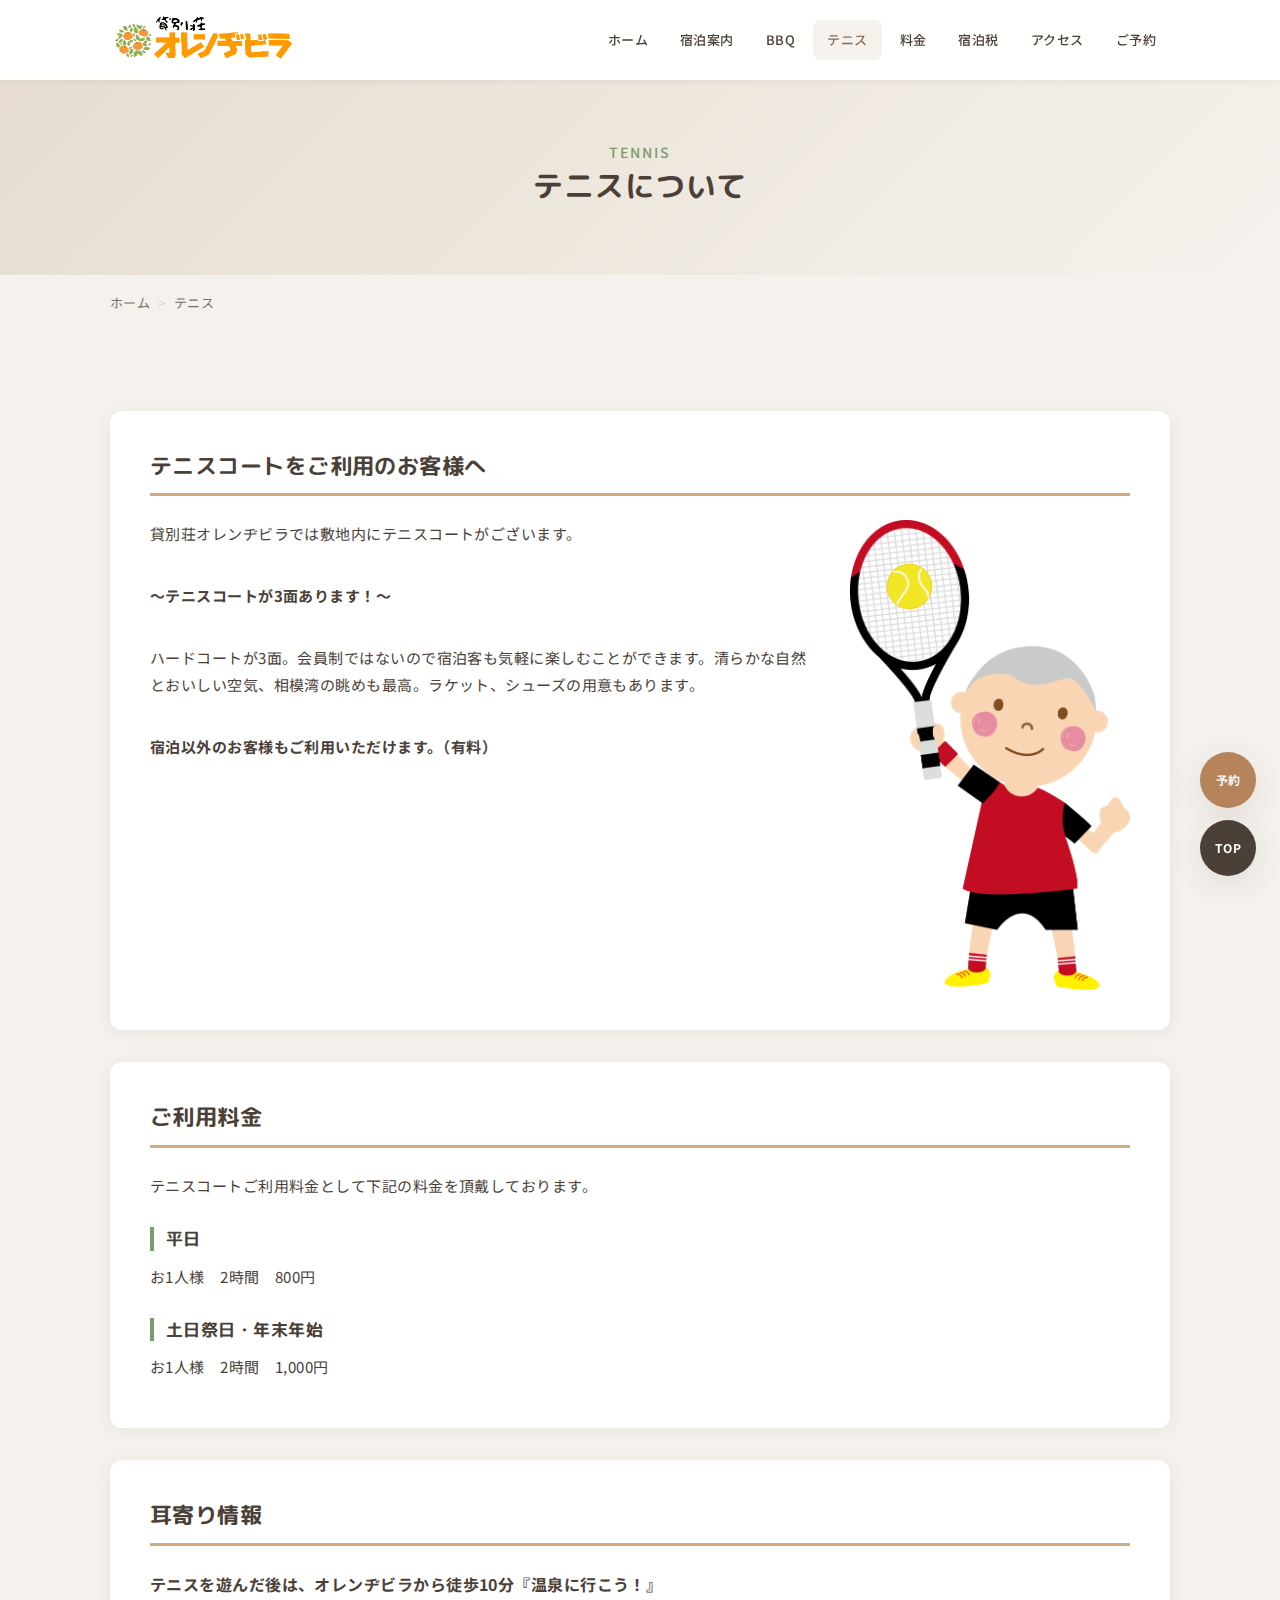
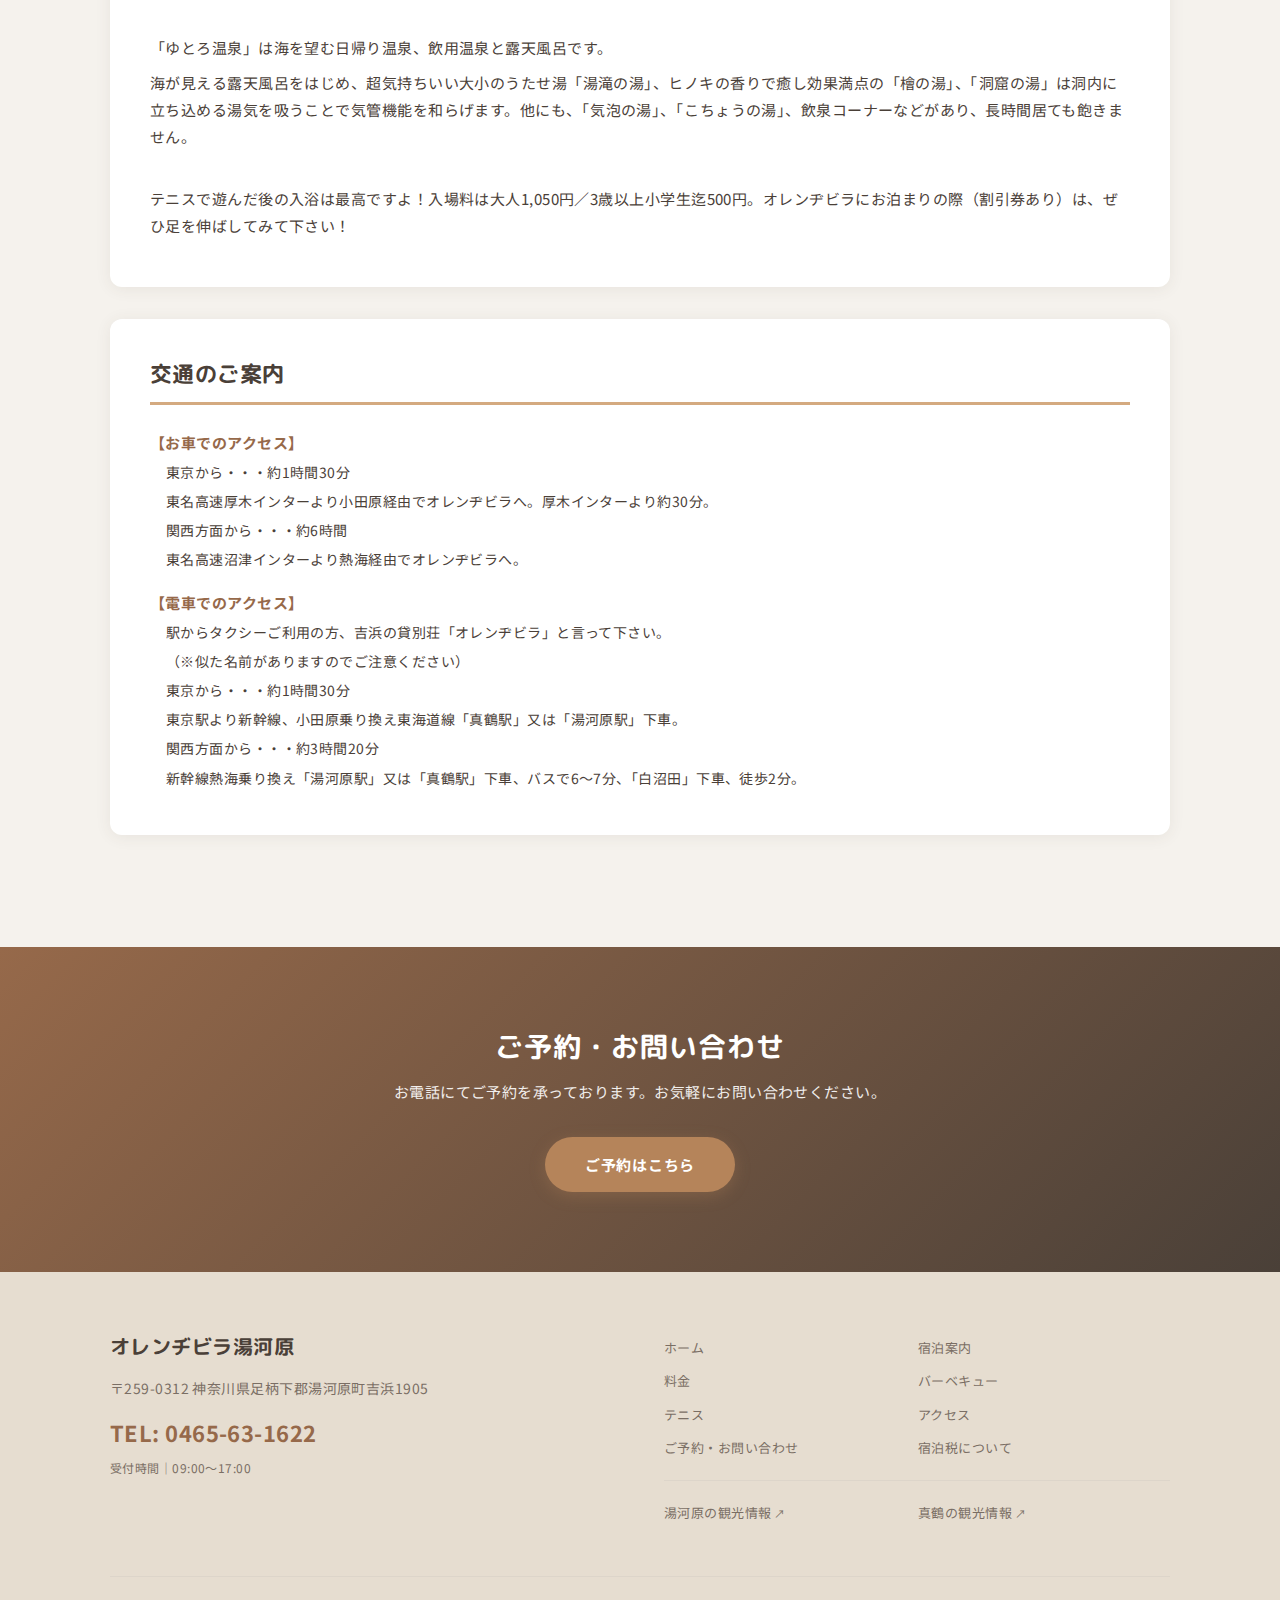
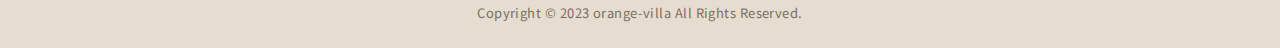
<file: tennis.html>
<!DOCTYPE html>
<html lang="ja">
<head>
  <meta charset="UTF-8">
  <meta name="viewport" content="width=device-width, initial-scale=1.0">
  <title>テニスのご利用について｜湯河原・真鶴の格安貸別荘 オレンヂビラ湯河原</title>
  <meta name="keywords" content="湯河原,テニス,テニスコート,エンジョイ,安い,オレンヂビラ,神奈川,真鶴,オレンジビラ">
  <meta name="description" content="湯河原の大自然でテニスを楽しみませんか？！オレンヂビラならテニスをプレイしながらバーベキューでわいわいできます！！">
  <link rel="canonical" href="https://orange-village.com/tennis.html">
  <meta property="og:title" content="テニス｜オレンヂビラ湯河原">
  <meta property="og:description" content="オレンヂビラ湯河原のテニスコート案内。ハードコート3面、ラケット・シューズのレンタルあり。">
  <meta property="og:type" content="website">
  <meta property="og:url" content="https://orange-village.com/tennis.html">
  <meta property="og:image" content="https://orange-village.com/img/01/IMG_01.JPG">
  <meta property="og:site_name" content="オレンヂビラ湯河原">
  <meta property="og:locale" content="ja_JP">
  <meta name="twitter:card" content="summary_large_image">
  <link rel="shortcut icon" href="./img/favicon.ico">
  <link rel="stylesheet" href="css/style.css">
</head>
<body>

  <!-- Header -->
  <header class="header">
    <div class="header__inner">
      <a href="index.html" class="header__logo">
        <img src="./img/01/title.png" alt="オレンヂビラ湯河原">
      </a>
      <nav class="header__nav">
        <ul>
          <li><a href="index.html">ホーム</a></li>
          <li><a href="information.html">宿泊案内</a></li>
          <li><a href="bbq.html">BBQ</a></li>
          <li><a href="tennis.html" class="active">テニス</a></li>
          <li><a href="price.html">料金</a></li>
          <li><a href="tax.html">宿泊税</a></li>
          <li><a href="access.html">アクセス</a></li>
          <li><a href="contact.html">ご予約</a></li>
        </ul>
      </nav>
      <button class="hamburger" aria-label="メニュー">
        <span></span><span></span><span></span>
      </button>
    </div>
  </header>

  <!-- Mobile Nav -->
  <div class="nav-overlay">
    <ul>
      <li><a href="index.html">ホーム</a></li>
      <li><a href="information.html">宿泊案内</a></li>
      <li><a href="bbq.html">BBQ</a></li>
      <li><a href="tennis.html">テニス</a></li>
      <li><a href="price.html">料金</a></li>
      <li><a href="tax.html">宿泊税</a></li>
      <li><a href="access.html">アクセス</a></li>
      <li><a href="contact.html">ご予約・お問い合わせ</a></li>
    </ul>
  </div>

  <!-- Page Hero -->
  <section class="page-hero">
    <div class="en">Tennis</div>
    <h1>テニスについて</h1>
  </section>

  <!-- Breadcrumb -->
  <div class="container">
    <div class="breadcrumb">
      <a href="index.html">ホーム</a><span>&gt;</span>テニス
    </div>
  </div>

  <!-- Content -->
  <section class="section section--beige">
    <div class="container">

      <div class="content-card">
        <h2>テニスコートをご利用のお客様へ</h2>
        <div class="info-with-image">
          <div>
            <p>貸別荘オレンヂビラでは敷地内にテニスコートがございます。</p>
            <br>
            <p style="font-weight:700;">～テニスコートが3面あります！～</p>
            <br>
            <p>ハードコートが3面。会員制ではないので宿泊客も気軽に楽しむことができます。清らかな自然とおいしい空気、相模湾の眺めも最高。ラケット、シューズの用意もあります。</p>
            <br>
            <p style="font-weight:700;">宿泊以外のお客様もご利用いただけます。（有料）</p>
          </div>
          <img src="./img/tennis_boy.png" alt="テニス" style="border:none;">
        </div>
      </div>

      <div class="content-card">
        <h2>ご利用料金</h2>
        <p>テニスコートご利用料金として下記の料金を頂戴しております。</p>

        <h3>平日</h3>
        <p>お1人様　2時間　800円</p>

        <h3>土日祭日・年末年始</h3>
        <p>お1人様　2時間　1,000円</p>
      </div>

      <div class="content-card">
        <h2>耳寄り情報</h2>
        <p style="font-size:16px; font-weight:700;">テニスを遊んだ後は、オレンヂビラから徒歩10分『温泉に行こう！』</p>
        <br>
        <p>「ゆとろ温泉」は海を望む日帰り温泉、飲用温泉と露天風呂です。</p>
        <p>海が見える露天風呂をはじめ、超気持ちいい大小のうたせ湯「湯滝の湯」、ヒノキの香りで癒し効果満点の「檜の湯」、「洞窟の湯」は洞内に立ち込める湯気を吸うことで気管機能を和らげます。他にも、「気泡の湯」、「こちょうの湯」、飲泉コーナーなどがあり、長時間居ても飽きません。</p>
        <br>
        <p>テニスで遊んだ後の入浴は最高ですよ！入場料は大人1,050円／3歳以上小学生迄500円。オレンヂビラにお泊まりの際（割引券あり）は、ぜひ足を伸ばしてみて下さい！</p>
      </div>

      <div class="content-card">
        <h2>交通のご案内</h2>
        <dl class="access-info">
          <dt>【お車でのアクセス】</dt>
          <dd>東京から・・・約1時間30分</dd>
          <dd>東名高速厚木インターより小田原経由でオレンヂビラへ。厚木インターより約30分。</dd>
          <dd>関西方面から・・・約6時間</dd>
          <dd>東名高速沼津インターより熱海経由でオレンヂビラへ。</dd>
          <dt>【電車でのアクセス】</dt>
          <dd>駅からタクシーご利用の方、吉浜の貸別荘「オレンヂビラ」と言って下さい。</dd>
          <dd>（※似た名前がありますのでご注意ください）</dd>
          <dd>東京から・・・約1時間30分</dd>
          <dd>東京駅より新幹線、小田原乗り換え東海道線「真鶴駅」又は「湯河原駅」下車。</dd>
          <dd>関西方面から・・・約3時間20分</dd>
          <dd>新幹線熱海乗り換え「湯河原駅」又は「真鶴駅」下車、バスで6〜7分、「白沼田」下車、徒歩2分。</dd>
        </dl>
      </div>

    </div>
  </section>

  <!-- CTA -->
  <section class="cta">
    <div class="container">
      <h2>ご予約・お問い合わせ</h2>
      <p>お電話にてご予約を承っております。お気軽にお問い合わせください。</p>
      <a href="contact.html" class="btn btn--primary">ご予約はこちら</a>
    </div>
  </section>

  <!-- Footer -->
  <footer class="footer">
    <div class="footer__inner">
      <div class="footer__top">
        <div class="footer__info">
          <h3>オレンヂビラ湯河原</h3>
          <p>〒259-0312 神奈川県足柄下郡湯河原町吉浜1905</p>
          <p class="phone">TEL: 0465-63-1622</p>
          <p class="phone-note">受付時間｜09:00〜17:00</p>
        </div>
        <nav class="footer__nav">
          <ul>
            <li><a href="index.html">ホーム</a></li>
            <li><a href="information.html">宿泊案内</a></li>
            <li><a href="price.html">料金</a></li>
            <li><a href="bbq.html">バーベキュー</a></li>
            <li><a href="tennis.html">テニス</a></li>
            <li><a href="access.html">アクセス</a></li>
            <li><a href="contact.html">ご予約・お問い合わせ</a></li>
            <li><a href="tax.html">宿泊税について</a></li>
          </ul>
          <ul class="footer__external">
            <li><a href="https://www.yugawara.or.jp/sightseeing/" target="_blank" rel="noopener">湯河原の観光情報</a></li>
            <li><a href="https://www.manazuru.net/" target="_blank" rel="noopener">真鶴の観光情報</a></li>
          </ul>
        </nav>
      </div>
      <div class="footer__bottom">
        Copyright &copy; 2023 orange-villa All Rights Reserved.
      </div>
    </div>
  </footer>

  <div class="floating-btns">
    <a href="contact.html">予約</a>
    <a href="#" class="btn-top">TOP</a>
  </div>

  <script src="js/main.js"></script>
</body>
</html>
</file>
<file: css/style.css>
@import url('https://fonts.googleapis.com/css2?family=M+PLUS+Rounded+1c:wght@400;500;700&family=Noto+Sans+JP:wght@400;500;700&display=swap');

/* ============================
   CSS Variables
   ============================ */
:root {
  --color-primary: #b5845a;
  --color-primary-light: #d4aa80;
  --color-primary-dark: #96694a;
  --color-green: #7a9b6d;
  --color-green-light: #b0c4a0;
  --color-green-dark: #5f7d53;
  --color-beige: #f5f2ed;
  --color-beige-dark: #e6ddd0;
  --color-brown: #4a4038;
  --color-brown-light: #6e5f52;
  --color-white: #ffffff;
  --color-text: #4a4038;
  --color-text-light: #7a6e64;
  --color-border: #ddd5ca;
  --font-body: 'Noto Sans JP', 'M PLUS Rounded 1c', sans-serif;
  --font-heading: 'M PLUS Rounded 1c', 'Noto Sans JP', sans-serif;
  --max-width: 1100px;
  --header-height: 80px;
  --transition: 0.3s ease;
  --shadow: 0 2px 16px rgba(79, 61, 52, 0.08);
  --shadow-lg: 0 8px 32px rgba(79, 61, 52, 0.12);
  --radius: 12px;
  --radius-sm: 8px;
}

/* ============================
   Scroll Animation
   ============================ */
.fade-in {
  opacity: 0;
  transform: translateY(30px);
  transition: opacity 1.4s ease, transform 1.4s ease;
}

.fade-in.is-visible {
  opacity: 1;
  transform: translateY(0);
}

.point-row.fade-in {
  transition: opacity 2s ease, transform 2s ease;
}

/* ============================
   Reset & Base
   ============================ */
*, *::before, *::after {
  margin: 0;
  padding: 0;
  box-sizing: border-box;
}

html {
  scroll-behavior: smooth;
  -webkit-text-size-adjust: 100%;
}

body {
  font-family: var(--font-body);
  font-size: 15px;
  line-height: 1.8;
  color: var(--color-text);
  background: var(--color-beige);
  letter-spacing: 0.03em;
}

img {
  max-width: 100%;
  height: auto;
  display: block;
}

a {
  color: var(--color-primary-dark);
  text-decoration: none;
  transition: color var(--transition);
}

a:hover {
  color: var(--color-primary);
}

ul, ol {
  list-style: none;
}

h1, h2, h3, h4, h5, h6 {
  font-family: var(--font-heading);
  line-height: 1.4;
}

/* ============================
   Utility
   ============================ */
.container {
  max-width: var(--max-width);
  margin: 0 auto;
  padding: 0 20px;
}

.section {
  padding: 80px 0;
}

.section--beige {
  background: var(--color-beige);
}

.section--white {
  background: var(--color-white);
}

.section--green {
  background: var(--color-green-light);
  color: var(--color-brown);
}

.section--orange-light {
  background: linear-gradient(135deg, #fff5eb 0%, #ffe8d0 100%);
}

.section-title {
  text-align: center;
  margin-bottom: 48px;
}

.section-title h2 {
  font-size: 28px;
  font-weight: 700;
  color: var(--color-brown);
  margin-bottom: 8px;
}

.section-title .en {
  font-size: 14px;
  color: var(--color-green);
  font-weight: 500;
  letter-spacing: 0.15em;
  text-transform: uppercase;
}

.btn {
  display: inline-block;
  padding: 14px 40px;
  border-radius: 50px;
  font-size: 15px;
  font-weight: 700;
  text-align: center;
  transition: all var(--transition);
  cursor: pointer;
  border: none;
  letter-spacing: 0.05em;
}

.btn--primary {
  background: var(--color-primary);
  color: var(--color-white);
  box-shadow: 0 4px 16px rgba(181, 132, 90, 0.3);
}

.btn--primary:hover {
  background: var(--color-primary-dark);
  color: var(--color-white);
  transform: translateY(-3px);
  box-shadow: 0 8px 24px rgba(181, 132, 90, 0.4);
}

.btn--outline {
  background: transparent;
  color: var(--color-brown);
  border: 2px solid var(--color-brown);
}

.btn--outline:hover {
  background: var(--color-brown);
  color: var(--color-white);
  transform: translateY(-2px);
}

.btn--white {
  background: var(--color-white);
  color: var(--color-brown);
}

.btn--white:hover {
  background: var(--color-beige);
  color: var(--color-brown);
  transform: translateY(-2px);
  box-shadow: var(--shadow-lg);
}

/* ============================
   Header
   ============================ */
.header {
  position: fixed;
  top: 0;
  left: 0;
  width: 100%;
  height: var(--header-height);
  background: rgba(255, 255, 255, 0.95);
  backdrop-filter: blur(10px);
  -webkit-backdrop-filter: blur(10px);
  z-index: 1000;
  box-shadow: 0 1px 8px rgba(0,0,0,0.06);
  transition: background var(--transition);
}

.header__inner {
  max-width: var(--max-width);
  margin: 0 auto;
  padding: 0 20px;
  height: 100%;
  display: flex;
  align-items: center;
  justify-content: space-between;
}

.header__logo img {
  height: 50px;
  width: auto;
}

.header__nav ul {
  display: flex;
  gap: 4px;
}

.header__nav a {
  display: block;
  padding: 8px 14px;
  font-size: 13px;
  font-weight: 500;
  color: var(--color-text);
  border-radius: var(--radius-sm);
  transition: all var(--transition);
}

.header__nav a:hover,
.header__nav a.active {
  background: var(--color-beige);
  color: var(--color-primary-dark);
}

/* Hamburger */
.hamburger {
  display: none;
  flex-direction: column;
  justify-content: center;
  align-items: center;
  width: 44px;
  height: 44px;
  cursor: pointer;
  background: none;
  border: none;
  z-index: 1001;
  position: relative;
}

.hamburger span {
  display: block;
  width: 24px;
  height: 2px;
  background: var(--color-brown);
  border-radius: 2px;
  transition: all 0.3s;
}

.hamburger span:nth-child(1) { transform: translateY(-7px); }
.hamburger span:nth-child(3) { transform: translateY(7px); }

.hamburger.active span:nth-child(1) {
  transform: translateY(0) rotate(45deg);
}
.hamburger.active span:nth-child(2) {
  opacity: 0;
}
.hamburger.active span:nth-child(3) {
  transform: translateY(0) rotate(-45deg);
}

/* Mobile Nav Overlay */
.nav-overlay {
  display: none;
  position: fixed;
  top: 0;
  left: 0;
  width: 100%;
  height: 100%;
  padding-top: var(--header-height);
  background: rgba(255,255,255,0.98);
  z-index: 999;
  justify-content: center;
  align-items: center;
}

.nav-overlay.active {
  display: flex;
}

.nav-overlay ul {
  text-align: center;
}

.nav-overlay li {
  margin-bottom: 16px;
}

.nav-overlay a {
  font-size: 18px;
  font-weight: 500;
  color: var(--color-text);
  padding: 12px 24px;
  display: block;
  border-radius: var(--radius-sm);
  transition: all var(--transition);
}

.nav-overlay a:hover {
  background: var(--color-beige);
  color: var(--color-primary-dark);
}

/* ============================
   Hero (Top Page)
   ============================ */
.hero {
  position: relative;
  height: 85vh;
  min-height: 500px;
  max-height: 800px;
  overflow: hidden;
  margin-top: var(--header-height);
}

.hero__slider {
  position: relative;
  width: 100%;
  height: 100%;
}

.hero__slide {
  position: absolute;
  top: 0;
  left: 0;
  width: 100%;
  height: 100%;
  opacity: 0;
  transition: opacity 1.5s ease;
}

.hero__slide.active {
  opacity: 1;
}

.hero__slide img {
  width: 100%;
  height: 100%;
  object-fit: cover;
}

.hero__bridge {
  position: absolute;
  bottom: -1px;
  left: 0;
  width: 100%;
  z-index: 4;
  pointer-events: none;
}

.hero__overlay {
  position: absolute;
  top: 0;
  left: 0;
  width: 100%;
  height: 100%;
  background: linear-gradient(to bottom, rgba(0,0,0,0.1) 0%, rgba(0,0,0,0.4) 100%);
  display: flex;
  align-items: center;
  justify-content: center;
  z-index: 3;
}

.hero__content {
  text-align: center;
  color: var(--color-white);
  padding: 0 20px;
}

.hero__content h2 {
  font-size: 42px;
  font-weight: 700;
  line-height: 1.5;
  text-shadow: 0 2px 20px rgba(0,0,0,0.4);
  margin-bottom: 16px;
}

.hero__content p {
  font-size: 18px;
  text-shadow: 0 1px 10px rgba(0,0,0,0.4);
  margin-bottom: 32px;
}

/* ============================
   Page Hero (Sub Pages)
   ============================ */
.page-hero {
  margin-top: var(--header-height);
  padding: 60px 0;
  background: linear-gradient(135deg, var(--color-beige-dark) 0%, var(--color-beige) 100%);
  text-align: center;
}

.page-hero h1 {
  font-size: 30px;
  font-weight: 700;
  color: var(--color-brown);
  margin-bottom: 8px;
}

.page-hero .en {
  font-size: 14px;
  color: var(--color-green);
  font-weight: 500;
  letter-spacing: 0.15em;
  text-transform: uppercase;
}

/* Breadcrumb */
.breadcrumb {
  padding: 16px 0;
  font-size: 13px;
  color: var(--color-text-light);
}

.breadcrumb a {
  color: var(--color-text-light);
}

.breadcrumb a:hover {
  color: var(--color-primary);
}

.breadcrumb span {
  margin: 0 8px;
  color: var(--color-border);
}

/* ============================
   News
   ============================ */
.news-list {
  max-width: 800px;
  margin: 0 auto;
}

.news-item {
  display: flex;
  gap: 20px;
  padding: 20px 0;
  border-bottom: 1px solid var(--color-border);
  transition: background var(--transition);
}

.news-item:nth-child(n+4) {
  display: none;
}

.news-list.is-open .news-item:nth-child(n+4) {
  display: flex;
}

.news-item:last-child,
.news-list:not(.is-open) .news-item:nth-child(3) {
  border-bottom: none;
}

.news-more {
  display: block;
  margin: 16px auto 0;
  padding: 0;
  background: none;
  border: none;
  color: var(--color-text-light);
  font-size: 13px;
  font-family: var(--font-body);
  cursor: pointer;
  text-align: center;
}

.news-more:hover {
  color: var(--color-primary);
}

.news-item a {
  display: flex;
  gap: 20px;
  width: 100%;
  color: var(--color-text);
}

.news-item a:hover {
  color: var(--color-primary-dark);
}

.news-date {
  font-size: 13px;
  color: var(--color-green);
  font-weight: 500;
  white-space: nowrap;
  min-width: 90px;
}

.news-text {
  font-size: 14px;
}

/* ============================
   Points (Zigzag)
   ============================ */
.points-zigzag {
  display: flex;
  flex-direction: column;
  gap: 40px;
}

.point-row {
  display: grid;
  grid-template-columns: 1fr 1fr;
  gap: 48px;
  align-items: center;
  background: var(--color-white);
  border-radius: var(--radius);
  overflow: hidden;
  box-shadow: var(--shadow);
  transition: transform var(--transition), box-shadow var(--transition);
}

.point-row:hover {
  transform: translateY(-4px);
  box-shadow: var(--shadow-lg);
}

.point-row--reverse {
  direction: rtl;
}

.point-row--reverse > * {
  direction: ltr;
}

.point-row__img {
  height: 100%;
  min-height: 260px;
  overflow: hidden;
}

.point-row__img img {
  width: 100%;
  height: 100%;
  object-fit: cover;
}

.point-row__body {
  padding: 40px 40px 40px 0;
}

.point-row--reverse .point-row__body {
  padding: 40px 0 40px 40px;
}

.point-row__num {
  display: inline-block;
  font-family: var(--font-heading);
  font-size: 48px;
  font-weight: 700;
  color: var(--color-primary-light);
  line-height: 1;
  margin-bottom: 8px;
  letter-spacing: 0.02em;
}

.point-row__title {
  font-size: 22px;
  font-weight: 700;
  color: var(--color-brown);
  margin-bottom: 12px;
  line-height: 1.4;
}

.point-row__body p {
  font-size: 15px;
  line-height: 1.9;
  color: var(--color-text-light);
}

.point-row__links {
  margin-top: 16px;
  display: flex;
  gap: 20px;
}

.point-row__links a {
  font-size: 14px;
  color: var(--color-primary-dark);
  text-decoration: none;
  border-bottom: 1px solid transparent;
  transition: border-color var(--transition);
}

.point-row__links a::after {
  content: " ↗";
  font-size: 11px;
}

.point-row__links a:hover {
  border-bottom-color: var(--color-primary-dark);
}

/* ============================
   Cottage
   ============================ */
.cottage-grid {
  display: grid;
  grid-template-columns: repeat(2, 1fr);
  gap: 32px;
  max-width: 800px;
  margin: 0 auto 48px;
}

.cottage-card {
  background: var(--color-white);
  border-radius: var(--radius);
  overflow: hidden;
  box-shadow: var(--shadow);
  transition: transform var(--transition), box-shadow var(--transition);
}

.cottage-card:hover {
  transform: translateY(-4px);
  box-shadow: var(--shadow-lg);
}

.cottage-card img {
  width: 100%;
  height: 220px;
  object-fit: cover;
}

.cottage-card__body {
  padding: 20px;
  text-align: center;
}

.cottage-card__body p {
  font-size: 16px;
  font-weight: 500;
}

/* ============================
   Content Cards (Sub Pages)
   ============================ */
.content-card {
  background: var(--color-white);
  border-radius: var(--radius);
  padding: 40px;
  margin-bottom: 32px;
  box-shadow: var(--shadow);
}

.content-card h2 {
  font-size: 22px;
  font-weight: 700;
  color: var(--color-brown);
  padding-bottom: 12px;
  border-bottom: 3px solid var(--color-primary-light);
  margin-bottom: 24px;
}

.content-card h3 {
  font-size: 17px;
  font-weight: 700;
  color: var(--color-brown);
  margin-top: 28px;
  margin-bottom: 12px;
  padding-left: 12px;
  border-left: 4px solid var(--color-green);
}

.content-card h3:first-child {
  margin-top: 0;
}

.content-card h4 {
  font-size: 15px;
  font-weight: 700;
  color: var(--color-green-dark);
  margin-top: 20px;
  margin-bottom: 8px;
}

.content-card p {
  margin-bottom: 8px;
}

.content-card img {
  border-radius: var(--radius-sm);
}

.content-card .note {
  font-size: 13px;
  color: var(--color-text-light);
}

.content-card .important {
  color: #c0392b;
  font-weight: 700;
}

.marker {
  background: linear-gradient(transparent 60%, rgba(212, 170, 128, 0.35) 60%);
}

.hero__content .marker {
  background: linear-gradient(transparent 60%, rgba(255, 255, 255, 0.3) 60%);
}

/* Image Grid in Content */
.img-grid {
  display: grid;
  grid-template-columns: repeat(2, 1fr);
  gap: 20px;
  margin-bottom: 24px;
}

.img-grid figure {
  text-align: center;
}

.img-grid figure img {
  width: 100%;
  height: 200px;
  object-fit: cover;
  border-radius: var(--radius-sm);
  margin-bottom: 8px;
}

.img-grid figcaption {
  font-size: 14px;
  color: var(--color-text-light);
}

/* ============================
   Price Table
   ============================ */
.price-grid {
  display: grid;
  grid-template-columns: repeat(2, 1fr);
  gap: 24px;
  margin-bottom: 32px;
}

.price-card {
  background: var(--color-white);
  border-radius: var(--radius);
  padding: 32px;
  box-shadow: var(--shadow);
  border-top: 4px solid var(--color-primary);
}

.price-card h3 {
  font-size: 18px;
  font-weight: 700;
  color: var(--color-brown);
  margin-bottom: 16px;
  text-align: center;
}

.price-card dl {
  display: grid;
  grid-template-columns: auto 1fr;
  gap: 8px 16px;
  font-size: 14px;
}

.price-card dt {
  font-weight: 500;
  color: var(--color-text-light);
}

.price-card dd {
  font-weight: 700;
  text-align: right;
}

/* ============================
   Access
   ============================ */
.access-info dt {
  font-weight: 700;
  color: var(--color-primary-dark);
  margin-top: 16px;
  margin-bottom: 4px;
  font-size: 15px;
}

.access-info dd {
  padding-left: 16px;
  margin-bottom: 4px;
  font-size: 14px;
}

.map-embed {
  border-radius: var(--radius);
  overflow: hidden;
  box-shadow: var(--shadow);
  margin-top: 24px;
}

.map-embed iframe {
  width: 100%;
  height: 400px;
  border: none;
}

/* Bus Timetable */
.timetable {
  width: 100%;
  border-collapse: collapse;
  margin: 16px 0;
  font-size: 14px;
  background: var(--color-white);
  border-radius: var(--radius-sm);
  overflow: hidden;
}

.timetable th {
  background: var(--color-green);
  color: var(--color-white);
  padding: 10px 16px;
  font-weight: 500;
  font-size: 13px;
}

.timetable td {
  padding: 8px 16px;
  border-bottom: 1px solid var(--color-border);
  text-align: center;
}

.timetable tr:last-child td {
  border-bottom: none;
}

.timetable tr:hover td {
  background: var(--color-beige);
}

/* ============================
   Contact
   ============================ */
.contact-box {
  text-align: center;
  padding: 48px;
  background: linear-gradient(135deg, #fff5eb 0%, #ffe8d0 100%);
  border-radius: var(--radius);
  margin-bottom: 32px;
}

.contact-box .phone-number {
  font-size: 36px;
  font-weight: 700;
  color: var(--color-primary-dark);
  margin: 16px 0 8px;
  letter-spacing: 0.05em;
}

.contact-box .phone-note {
  font-size: 14px;
  color: var(--color-text-light);
}

/* ============================
   CTA
   ============================ */
.cta {
  text-align: center;
  padding: 80px 20px;
  background: linear-gradient(135deg, var(--color-primary-dark) 0%, var(--color-brown) 100%);
  color: var(--color-white);
}

.cta h2 {
  font-size: 28px;
  margin-bottom: 12px;
  color: var(--color-white);
  letter-spacing: 1px;
}

.cta p {
  margin-bottom: 32px;
  opacity: 0.9;
  font-size: 15px;
}

/* ============================
   Footer
   ============================ */
.footer {
  background: var(--color-beige-dark);
  padding: 60px 0 0;
}

.footer__inner {
  max-width: var(--max-width);
  margin: 0 auto;
  padding: 0 20px;
}

.footer__top {
  display: grid;
  grid-template-columns: 1fr 1fr;
  gap: 48px;
  padding-bottom: 48px;
  border-bottom: 1px solid var(--color-border);
}

.footer__info h3 {
  font-size: 20px;
  font-weight: 700;
  color: var(--color-brown);
  margin-bottom: 16px;
}

.footer__info p {
  font-size: 14px;
  margin-bottom: 6px;
  color: var(--color-text-light);
}

.footer__info .phone {
  font-size: 22px;
  font-weight: 700;
  color: var(--color-primary-dark);
  margin: 12px 0 4px;
}

.footer__info .phone-note {
  font-size: 12px;
  color: var(--color-text-light);
}

.footer__nav ul {
  display: grid;
  grid-template-columns: 1fr 1fr;
  gap: 2px;
}

.footer__nav a {
  font-size: 13px;
  color: var(--color-text-light);
  padding: 4px 0;
  display: block;
  transition: color var(--transition);
}

.footer__nav a:hover {
  color: var(--color-primary);
}

.footer__external {
  margin-top: 16px;
  padding-top: 16px;
  border-top: 1px solid var(--color-border);
  display: flex;
  gap: 24px;
  list-style: none;
}

.footer__external a {
  font-size: 13px;
  color: var(--color-text-light);
  transition: color var(--transition);
}

.footer__external a::after {
  content: " ↗";
  font-size: 11px;
}

.footer__external a:hover {
  color: var(--color-primary);
}

.footer__bottom {
  text-align: center;
  padding: 24px 0;
  font-size: 13px;
  color: var(--color-text-light);
}

/* ============================
   Floating Buttons
   ============================ */
.floating-btns {
  position: fixed;
  bottom: 24px;
  right: 24px;
  z-index: 100;
  display: flex;
  flex-direction: column;
  gap: 12px;
}

.floating-btns a {
  display: flex;
  align-items: center;
  justify-content: center;
  width: 56px;
  height: 56px;
  border-radius: 50%;
  background: var(--color-primary);
  color: var(--color-white);
  font-size: 12px;
  font-weight: 700;
  text-align: center;
  line-height: 1.2;
  box-shadow: var(--shadow-lg);
  transition: all var(--transition);
}

.floating-btns a:hover {
  transform: scale(1.1);
  color: var(--color-white);
}

.floating-btns .btn-top {
  background: var(--color-brown);
}

/* ============================
   Equipment List
   ============================ */
.equipment-list dt {
  font-weight: 700;
  color: var(--color-green-dark);
  margin-top: 16px;
  margin-bottom: 4px;
}

.equipment-list dd {
  font-size: 14px;
  padding-left: 8px;
  margin-bottom: 12px;
  line-height: 1.8;
}

/* ============================
   BBQ / Tennis Info Grid
   ============================ */
.info-with-image {
  display: grid;
  grid-template-columns: 1fr 280px;
  gap: 32px;
  align-items: start;
}

.info-with-image img {
  width: 100%;
  border-radius: var(--radius-sm);
}

/* ============================
   Tax Notice
   ============================ */
.notice-box {
  background: #fff9f0;
  border: 2px solid var(--color-primary-light);
  border-radius: var(--radius);
  padding: 32px;
  margin-bottom: 24px;
}

.notice-box h3 {
  color: var(--color-primary-dark);
  border-left: none;
  padding-left: 0;
  margin-top: 0;
}

.exempt-list {
  margin: 16px 0;
  padding-left: 20px;
}

.exempt-list li {
  position: relative;
  padding-left: 16px;
  margin-bottom: 4px;
  font-size: 14px;
}

.exempt-list li::before {
  content: '';
  position: absolute;
  left: 0;
  top: 10px;
  width: 6px;
  height: 6px;
  background: var(--color-green);
  border-radius: 50%;
}

/* ============================
   Responsive
   ============================ */

/* Tablet */
@media screen and (max-width: 960px) {
  .point-row {
    gap: 24px;
  }

  .point-row__body {
    padding: 24px 24px 24px 0;
  }

  .point-row--reverse .point-row__body {
    padding: 24px 0 24px 24px;
  }

  .point-row__num {
    font-size: 36px;
  }

  .point-row__title {
    font-size: 18px;
  }

  .price-grid {
    grid-template-columns: repeat(2, 1fr);
  }

  .footer__top {
    grid-template-columns: 1fr;
    gap: 32px;
  }

  .info-with-image {
    grid-template-columns: 1fr;
  }

  .info-with-image img {
    max-width: 300px;
  }
}

/* Mobile */
@media screen and (max-width: 768px) {
  :root {
    --header-height: 64px;
  }

  .header__nav {
    display: none;
  }

  .hamburger {
    display: flex;
  }

  .hero {
    height: 60vh;
    min-height: 400px;
  }

  .hero__content h2 {
    font-size: 24px;
  }

  .hero__content p {
    font-size: 15px;
  }

  .section {
    padding: 48px 0;
  }

  .section-title h2 {
    font-size: 22px;
  }

  .page-hero {
    padding: 40px 0;
  }

  .page-hero h1 {
    font-size: 24px;
  }

  .point-row {
    grid-template-columns: 1fr;
    gap: 0;
  }

  .point-row--reverse {
    direction: ltr;
  }

  .point-row__img {
    min-height: 200px;
  }

  .point-row__body,
  .point-row--reverse .point-row__body {
    padding: 24px;
  }

  .point-row__num {
    font-size: 32px;
  }

  .point-row__title {
    font-size: 18px;
  }

  .cottage-grid {
    grid-template-columns: 1fr;
    gap: 20px;
  }

  .price-grid {
    grid-template-columns: 1fr;
  }

  .content-card {
    padding: 24px;
  }

  .content-card h2 {
    font-size: 19px;
  }

  .img-grid {
    grid-template-columns: 1fr;
  }

  .contact-box {
    padding: 32px 20px;
  }

  .contact-box .phone-number {
    font-size: 28px;
  }

  .news-item a {
    flex-direction: column;
    gap: 4px;
  }

  .footer__nav ul {
    grid-template-columns: 1fr;
  }

  .floating-btns {
    bottom: 16px;
    right: 16px;
  }

  .floating-btns a {
    width: 48px;
    height: 48px;
    font-size: 10px;
  }

  .timetable {
    font-size: 12px;
  }

  .timetable th,
  .timetable td {
    padding: 6px 8px;
  }

  .cta h2 {
    font-size: 20px;
  }

  .info-with-image {
    grid-template-columns: 1fr;
  }
}

@media screen and (max-width: 480px) {

  .hero__content h2 {
    font-size: 20px;
  }
}
</file>
